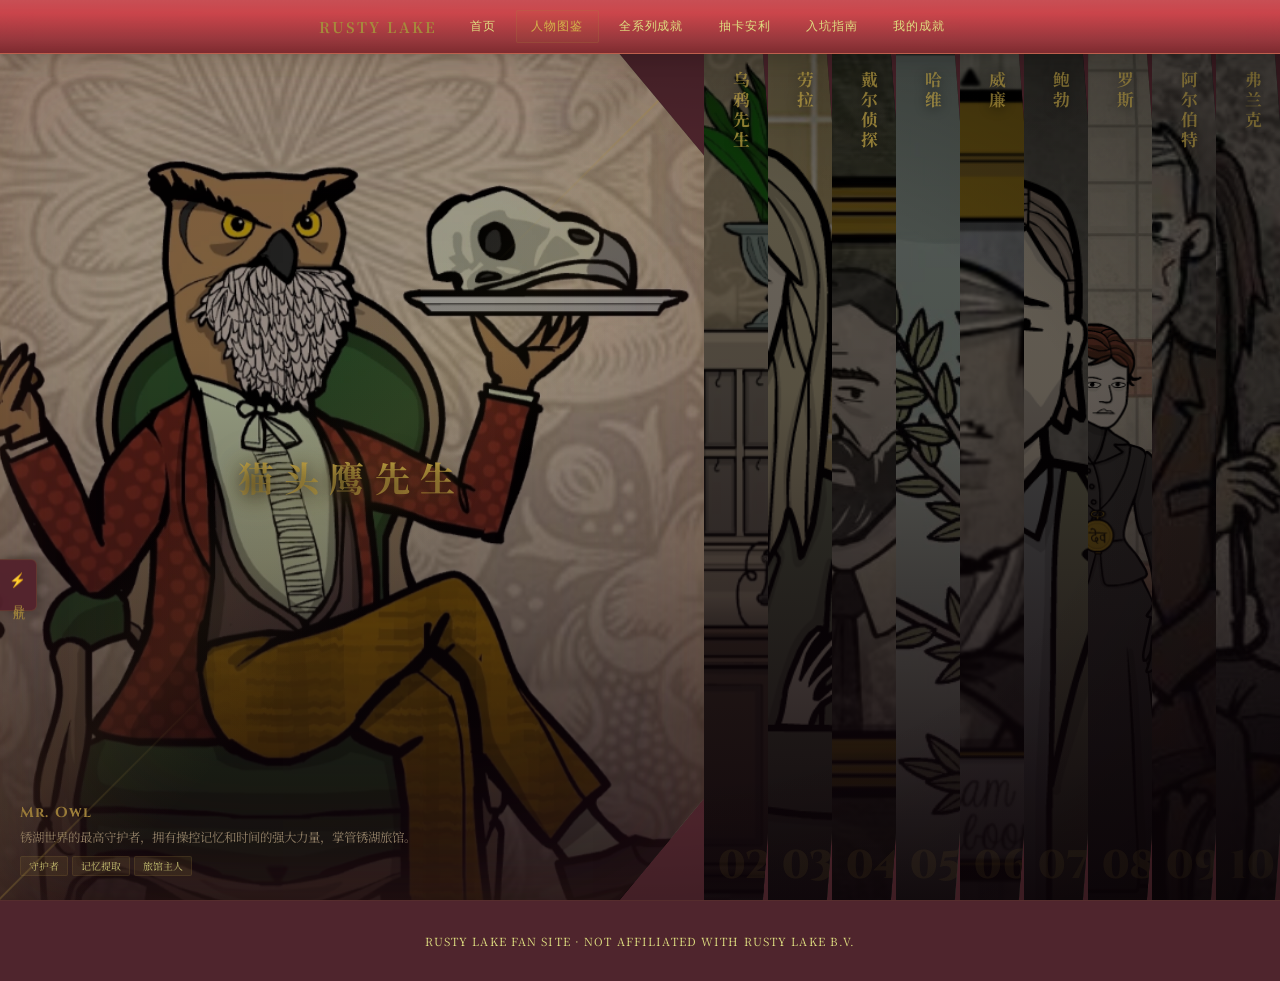
<file: characters.html>
<!DOCTYPE html>
<html lang="zh-CN">
<head>
<meta charset="UTF-8">
<meta name="viewport" content="width=device-width, initial-scale=1.0">
<title>锈湖系列 · 人物图鉴</title>
<link rel="stylesheet" href="css/style.css">
<link href="https://fonts.googleapis.com/css2?family=Cinzel:wght@400;700;900&family=Noto+Serif+SC:wght@400;600;700&display=swap" rel="stylesheet">
<link rel="stylesheet" href="css/characters_style.css">

</head>
<body>
<!-- 快捷导航 — 左侧收缩栏 -->
<div class="quicknav-sidebar" id="quicknavSidebar">
  <div class="quicknav-sidebar-tab">
    <span class="quicknav-tab-icon">⚡</span>
    <span class="quicknav-tab-text">导航</span>
  </div>
  <div class="quicknav-sidebar-panel">
    <div class="quicknav-panel-header">快捷导航</div>
    <a href="characters.html" class="quicknav-link">
      <span class="quicknav-icon">👤</span>
      <div class="quicknav-info">
        <span class="quicknav-title">人物图鉴</span>
        <span class="quicknav-desc">快来了解主要人物吧</span>
      </div>
    </a>
    <a href="series.html" class="quicknav-link">
      <span class="quicknav-icon">🎮</span>
      <div class="quicknav-info">
        <span class="quicknav-title">全系列成就</span>
        <span class="quicknav-desc">一览锈湖全系列作品与成就</span>
      </div>
    </a>
    <a href="gacha.html" class="quicknav-link">
      <span class="quicknav-icon">🎲</span>
      <div class="quicknav-info">
        <span class="quicknav-title">抽卡安利</span>
        <span class="quicknav-desc">试试手气，抽一张锈湖卡牌</span>
      </div>
    </a>
    <a href="guide.html" class="quicknav-link">
      <span class="quicknav-icon">📖</span>
      <div class="quicknav-info">
        <span class="quicknav-title">入坑指南</span>
        <span class="quicknav-desc">新手必看的游玩顺序推荐</span>
      </div>
    </a>
    <a href="myachieve.html" class="quicknav-link">
      <span class="quicknav-icon">🏆</span>
      <div class="quicknav-info">
        <span class="quicknav-title">我的成就</span>
        <span class="quicknav-desc">记录你的锈湖冒险旅程</span>
      </div>
    </a>
  </div>
</div>


<nav class="nav">
  <span class="nav-logo"> RUSTY LAKE</span>
  <a href="index.html">首页</a>
  <a href="characters.html" class="active">人物图鉴</a>
  <a href="series.html">全系列成就</a>
  <a href="gacha.html">抽卡安利</a>
  <a href="guide.html">入坑指南</a>
  <a href="myachieve.html">我的成就</a>
</nav>

<canvas id="particles"></canvas>

<!-- ===== 横向轮播：锈湖主要人物 ===== -->
<div class="section carousel-section">

  <div class="carousel-viewport">
    <div class="carousel-track" id="carouselTrack">

      <div class="carousel-card" data-game="owl" style="background:#1a0e14">
        <div class="carousel-card-bg" style="background-image:url(images/owl.png)"></div>
        <div class="diagonal-edge"></div>
        <div class="carousel-card-overlay"></div>
        <div class="carousel-card-title">猫头鹰先生</div>
        <div class="carousel-card-num">01</div>
        <div class="carousel-card-info">
          <h3>Mr. Owl</h3>
          <p>锈湖世界的最高守护者，拥有操控记忆和时间的强大力量，掌管锈湖旅馆。</p>
          <div class="card-tags"><span class="card-tag">守护者</span><span class="card-tag">记忆提取</span><span class="card-tag">旅馆主人</span></div>
        </div>
      </div>

      <div class="carousel-card" data-game="crow" style="background:#0e1218">
        <div class="carousel-card-bg" style="background-image:url(images/crow.png)"></div>
        <div class="diagonal-edge"></div>
        <div class="carousel-card-overlay"></div>
        <div class="carousel-card-title">乌鸦先生</div>
        <div class="carousel-card-num">02</div>
        <div class="carousel-card-info">
          <h3>Mr. Crow</h3>
          <p>前身为Aldous Vanderboom，通过炼金术获得永生化身为乌鸦，穿梭于各故事线之间。</p>
          <div class="card-tags"><span class="card-tag">炼金术</span><span class="card-tag">永生</span><span class="card-tag">穿梭者</span></div>
        </div>
      </div>

      <div class="carousel-card" data-game="laura" style="background:#14100a">
        <div class="carousel-card-bg" style="background-image:url(images/Laura.png)"></div>
        <div class="diagonal-edge"></div>
        <div class="carousel-card-overlay"></div>
        <div class="carousel-card-title">劳拉</div>
        <div class="carousel-card-num">03</div>
        <div class="carousel-card-info">
          <h3>Laura Vanderboom</h3>
          <p>锈湖宇宙中最关键的人物，Vanderboom家族后裔，多条故事线的交汇点。</p>
          <div class="card-tags"><span class="card-tag">关键人物</span><span class="card-tag">记忆之钥</span><span class="card-tag">家族后裔</span></div>
        </div>
      </div>

      <div class="carousel-card" data-game="dale" style="background:#0a0e14">
        <div class="carousel-card-bg" style="background-image:url(images/Dale.png)"></div>
        <div class="diagonal-edge"></div>
        <div class="carousel-card-overlay"></div>
        <div class="carousel-card-title">戴尔侦探</div>
        <div class="carousel-card-num">04</div>
        <div class="carousel-card-info">
          <h3>Dale Vandermeer</h3>
          <p>侦探，Vandermeer家族后裔，调查案件时被卷入锈湖世界，命运与Laura紧密相连。</p>
          <div class="card-tags"><span class="card-tag">侦探</span><span class="card-tag">调查者</span><span class="card-tag">Case 23</span></div>
        </div>
      </div>

      <div class="carousel-card" data-game="harvey" style="background:#1a1208">
        <div class="carousel-card-bg" style="background-image:url(images/harvey.png)"></div>
        <div class="diagonal-edge"></div>
        <div class="carousel-card-overlay"></div>
        <div class="carousel-card-title">哈维</div>
        <div class="carousel-card-num">05</div>
        <div class="carousel-card-info">
          <h3>Harvey</h3>
          <p>鹦鹉，Mr. Owl最忠实的伙伴，曾属于Laura，能感知普通人无法察觉的事物。</p>
          <div class="card-tags"><span class="card-tag">鹦鹉</span><span class="card-tag">信使</span><span class="card-tag">旅馆员工</span></div>
        </div>
      </div>

      <div class="carousel-card" data-game="william" style="background:#120e08">
        <div class="carousel-card-bg" style="background-image:url(images/William.png)"></div>
        <div class="diagonal-edge"></div>
        <div class="carousel-card-overlay"></div>
        <div class="carousel-card-title">威廉</div>
        <div class="carousel-card-num">06</div>
        <div class="carousel-card-info">
          <h3>William Vanderboom</h3>
          <p>Vanderboom家族始祖，19世纪炼金术士，对锈湖秘密有着浓厚兴趣。</p>
          <div class="card-tags"><span class="card-tag">家族始祖</span><span class="card-tag">炼金术士</span><span class="card-tag">Roots</span></div>
        </div>
      </div>

      <div class="carousel-card" data-game="bob" style="background:#080c10">
        <div class="carousel-card-bg" style="background-image:url(images/bob.png)"></div>
        <div class="diagonal-edge"></div>
        <div class="carousel-card-overlay"></div>
        <div class="carousel-card-title">鲍勃</div>
        <div class="carousel-card-num">07</div>
        <div class="carousel-card-info">
          <h3>Bob</h3>
          <p>锈湖旅馆客人，与劳拉是前任关系，其死亡案件是Dale侦探调查的起点。</p>
          <div class="card-tags"><span class="card-tag">旅馆客人</span><span class="card-tag">前任</span><span class="card-tag">Case 23</span></div>
        </div>
      </div>

      <div class="carousel-card" data-game="rose" style="background:#14120a">
        <div class="carousel-card-bg" style="background-image:url(images/rose.png)"></div>
        <div class="diagonal-edge"></div>
        <div class="carousel-card-overlay"></div>
        <div class="carousel-card-title">罗斯</div>
        <div class="carousel-card-num">08</div>
        <div class="carousel-card-info">
          <h3>Rose Vanderboom</h3>
          <p>Vanderboom家族后裔，在家族衰落时期承担延续血脉和探寻真相的重任。</p>
          <div class="card-tags"><span class="card-tag">家族后裔</span><span class="card-tag">命运承担者</span><span class="card-tag">Roots</span></div>
        </div>
      </div>

      <div class="carousel-card" data-game="albert" style="background:#0e0a12">
        <div class="carousel-card-bg" style="background-image:url(images/Albert.png)"></div>
        <div class="diagonal-edge"></div>
        <div class="carousel-card-overlay"></div>
        <div class="carousel-card-title">阿尔伯特</div>
        <div class="carousel-card-num">09</div>
        <div class="carousel-card-info">
          <h3>Albert Vanderboom</h3>
          <p>Vanderboom家族后裔，James与Mary之子，性格孤僻，人生轨迹与家族命运深度交织。</p>
          <div class="card-tags"><span class="card-tag">Vanderboom家族</span><span class="card-tag">家族后裔</span><span class="card-tag">Roots</span></div>
        </div>
      </div>

      <div class="carousel-card" data-game="frank" style="background:#0c0a10">
        <div class="carousel-card-bg" style="background-image:url(images/Frank.png)"></div>
        <div class="diagonal-edge"></div>
        <div class="carousel-card-overlay"></div>
        <div class="carousel-card-title">弗兰克</div>
        <div class="carousel-card-num">10</div>
        <div class="carousel-card-info">
          <h3>Frank Vanderboom</h3>
          <p>Vanderboom家族中命运最悲惨的成员，被囚禁在地下度过漫长岁月。</p>
          <div class="card-tags"><span class="card-tag">被囚禁者</span><span class="card-tag">家族悲剧</span><span class="card-tag">Roots</span></div>
        </div>
      </div>

    </div>

    <div class="carousel-arrow prev" id="carouselPrev" style="display:none"></div>
    <div class="carousel-arrow next" id="carouselNext" style="display:none"></div>
  </div>

  <div class="carousel-dots" id="carouselDots" style="display:none"></div>
</div>

<!-- 轮播详情弹窗 -->
<div class="carousel-detail" id="carouselDetail">
  <button class="carousel-detail-close" id="carouselDetailClose">&times;</button>
  <div class="carousel-detail-inner">
    <div class="carousel-detail-img" id="carouselDetailImg"></div>
    <div class="carousel-detail-body">
      <h2 id="carouselDetailName"></h2>
      <div class="detail-sub" id="carouselDetailSub"></div>
      <div id="carouselDetailDesc"></div>
    </div>
  </div>
</div>

<footer class="footer">
  RUSTY LAKE FAN SITE · NOT AFFILIATED WITH RUSTY LAKE B.V.
</footer>


<script src="js/characters.js"></script>

</body>
</html>
</file>
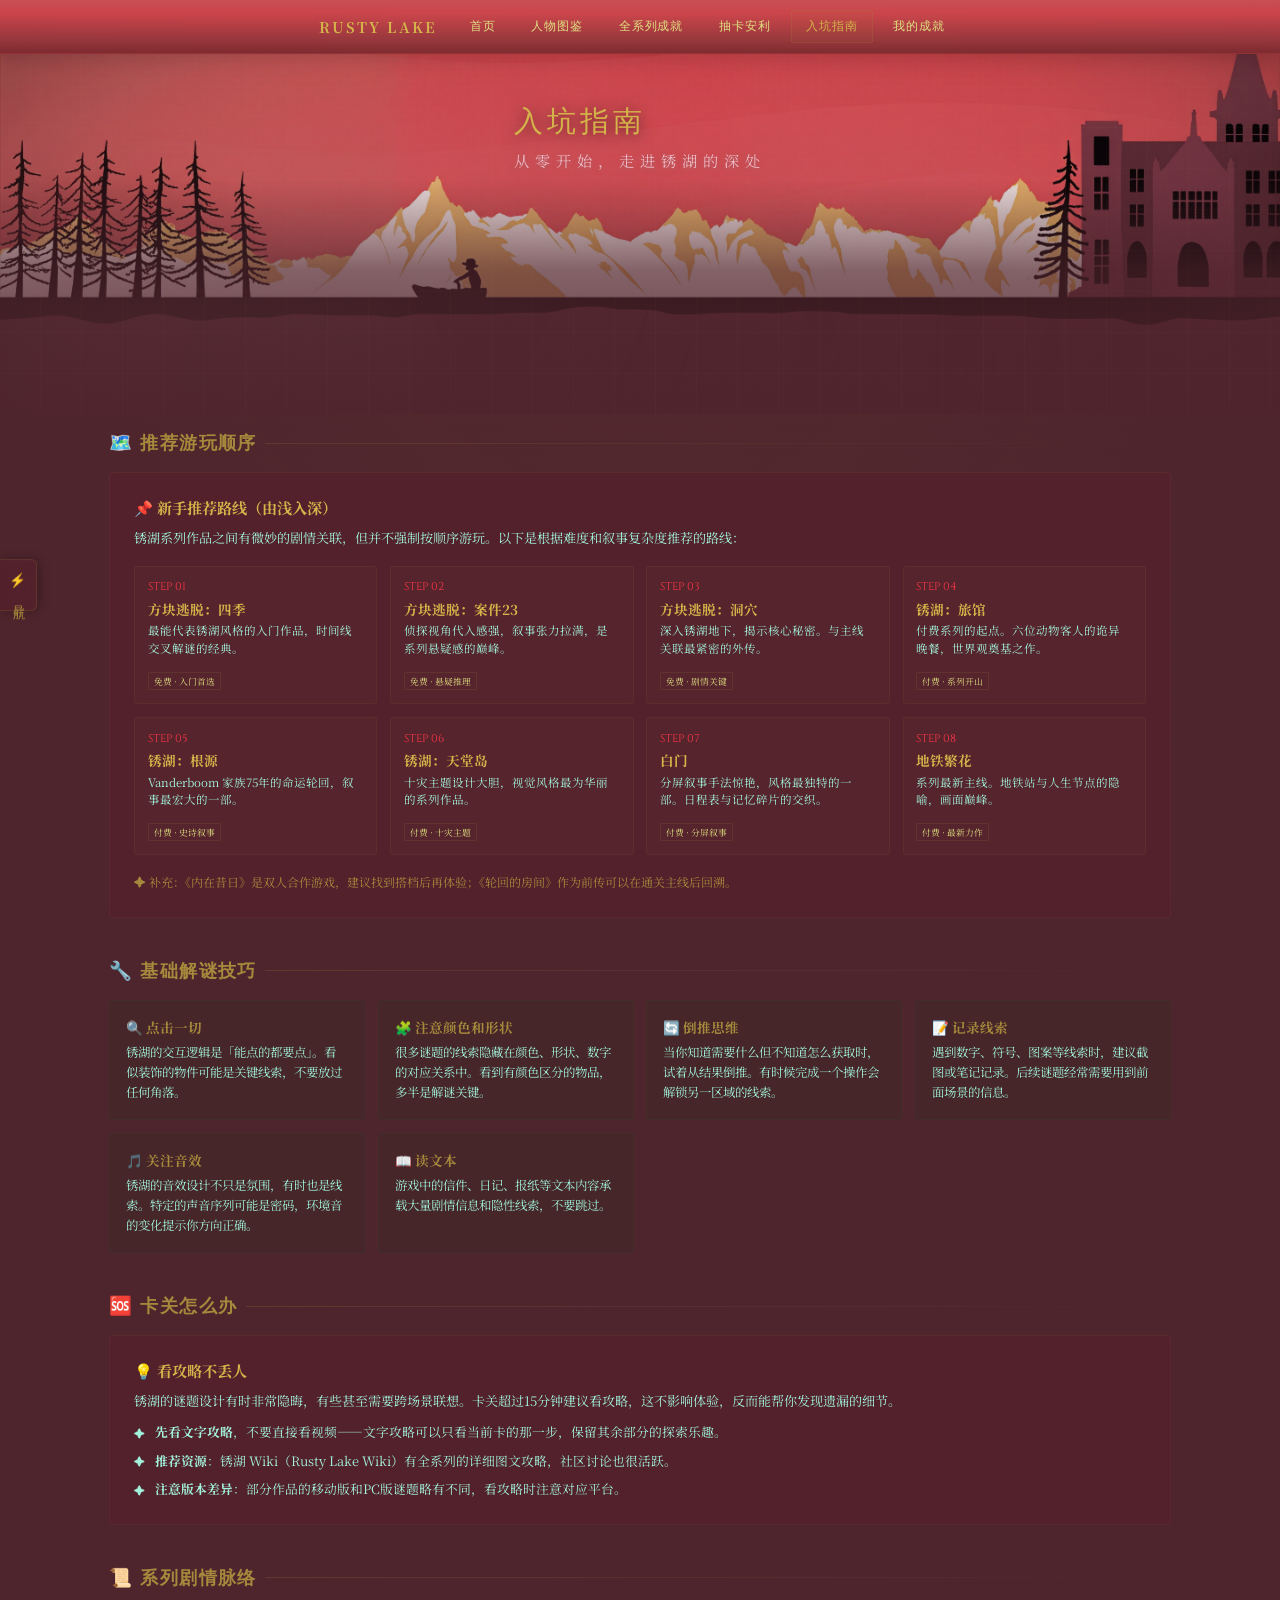
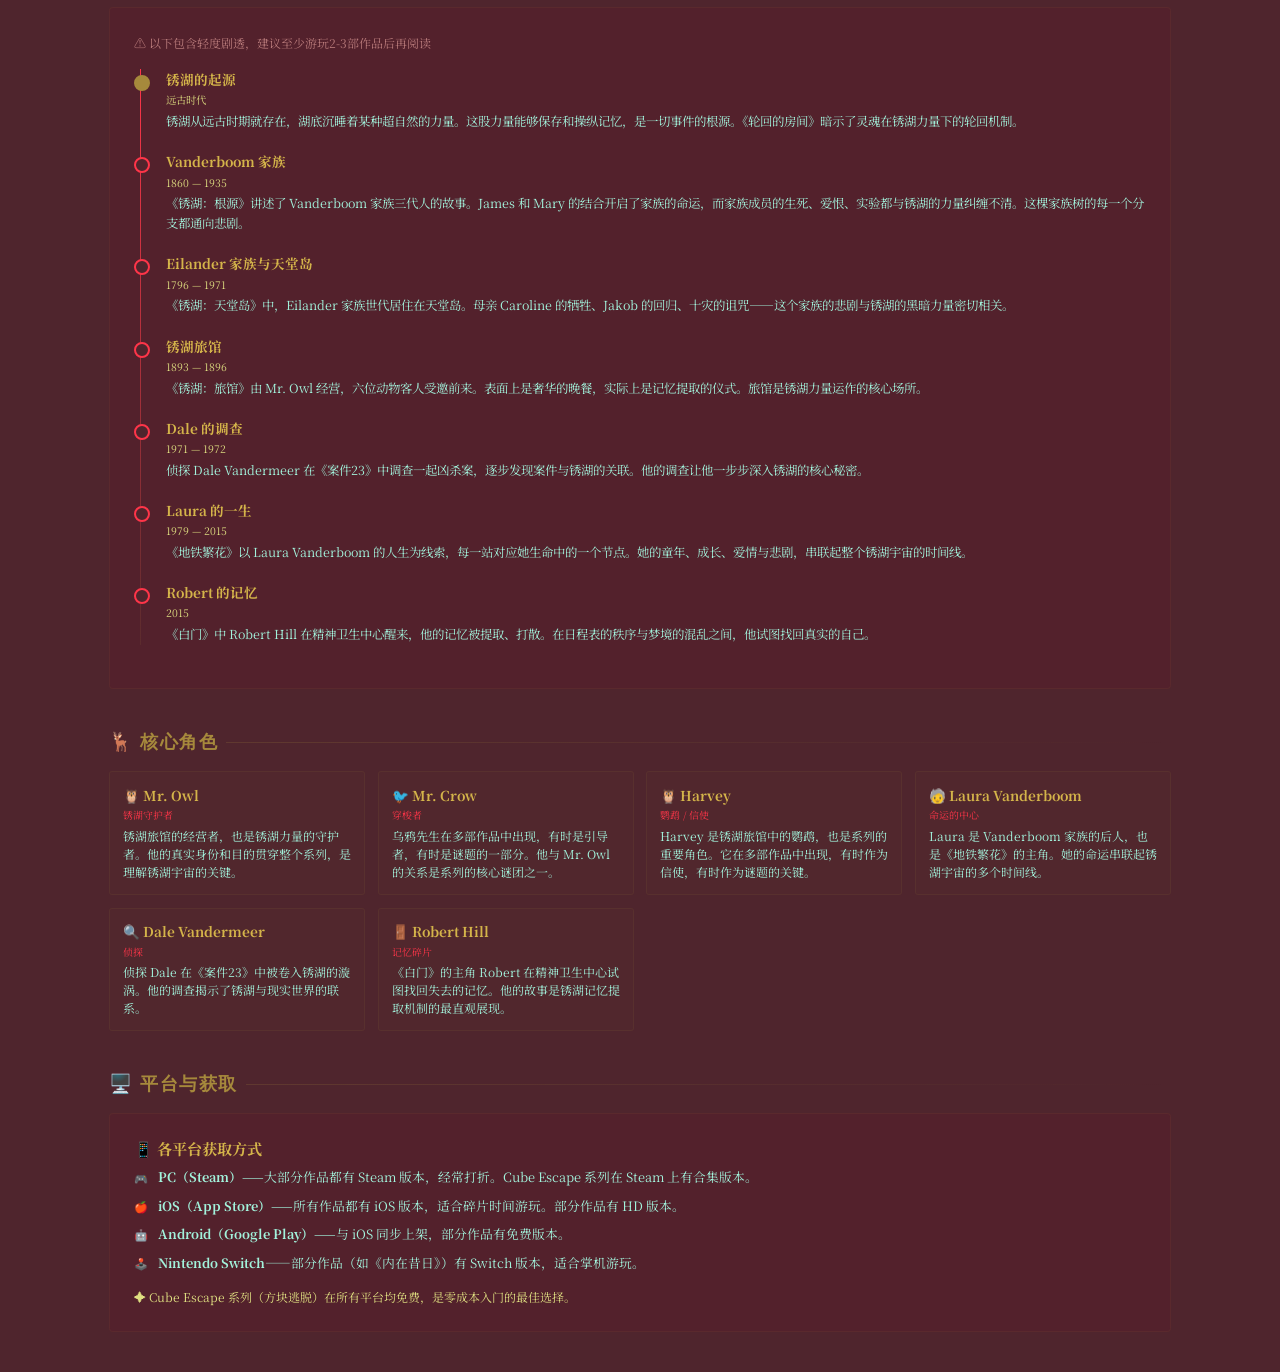
<file: guide.html>
<!DOCTYPE html>
<html lang="zh-CN">
<head>
<meta charset="UTF-8">
<meta name="viewport" content="width=device-width, initial-scale=1.0">
<title>锈湖系列 · 入坑指南</title>
<link rel="stylesheet" href="css/style.css">
<link rel="stylesheet" href="css/guide_style.css">

</head>
<body>
<!-- 快捷导航 — 左侧收缩栏 -->
<div class="quicknav-sidebar" id="quicknavSidebar">
  <div class="quicknav-sidebar-tab">
    <span class="quicknav-tab-icon">⚡</span>
    <span class="quicknav-tab-text">导航</span>
  </div>
  <div class="quicknav-sidebar-panel">
    <div class="quicknav-panel-header">快捷导航</div>
    <a href="characters.html" class="quicknav-link">
      <span class="quicknav-icon">👤</span>
      <div class="quicknav-info">
        <span class="quicknav-title">人物图鉴</span>
        <span class="quicknav-desc">快来了解主要人物吧</span>
      </div>
    </a>
    <a href="series.html" class="quicknav-link">
      <span class="quicknav-icon">🎮</span>
      <div class="quicknav-info">
        <span class="quicknav-title">全系列成就</span>
        <span class="quicknav-desc">一览锈湖全系列作品与成就</span>
      </div>
    </a>
    <a href="gacha.html" class="quicknav-link">
      <span class="quicknav-icon">🎲</span>
      <div class="quicknav-info">
        <span class="quicknav-title">抽卡安利</span>
        <span class="quicknav-desc">试试手气，抽一张锈湖卡牌</span>
      </div>
    </a>
    <a href="guide.html" class="quicknav-link">
      <span class="quicknav-icon">📖</span>
      <div class="quicknav-info">
        <span class="quicknav-title">入坑指南</span>
        <span class="quicknav-desc">新手必看的游玩顺序推荐</span>
      </div>
    </a>
    <a href="myachieve.html" class="quicknav-link">
      <span class="quicknav-icon">🏆</span>
      <div class="quicknav-info">
        <span class="quicknav-title">我的成就</span>
        <span class="quicknav-desc">记录你的锈湖冒险旅程</span>
      </div>
    </a>
  </div>
</div>


<nav class="nav">
  <span class="nav-logo"> RUSTY LAKE</span>
  <a href="index.html">首页</a>
  <a href="characters.html">人物图鉴</a>
  <a href="series.html">全系列成就</a>
  <a href="gacha.html">抽卡安利</a>
  <a href="guide.html" class="active">入坑指南</a>
  <a href="myachieve.html">我的成就</a>
</nav>

<canvas id="particles"></canvas>

<div class="section">

<section class="page-hero">
  <div class="hero-bg"></div>
  <div class="hero-grid"></div>
  <div class="page-hero-inner">
    <div>
      <p class="page-hero-title">入坑指南</p>
      <p class="page-hero-slogan">从零开始，走进锈湖的深处</p>
    </div>
  </div>
</section>

  <div class="container">

    <!-- 推荐游玩顺序 -->
    <div class="guide-section">
      <h2>🗺️ 推荐游玩顺序</h2>
      <div class="guide-card">
        <h3>📌 新手推荐路线（由浅入深）</h3>
        <p>锈湖系列作品之间有微妙的剧情关联，但并不强制按顺序游玩。以下是根据难度和叙事复杂度推荐的路线：</p>
        <div class="route-grid">
          <div class="route-step">
            <div class="rs-num">STEP 01</div>
            <h4>方块逃脱：四季</h4>
            <p>最能代表锈湖风格的入门作品，时间线交叉解谜的经典。</p>
            <span class="rs-tag">免费 · 入门首选</span>
          </div>
          <div class="route-step">
            <div class="rs-num">STEP 02</div>
            <h4>方块逃脱：案件23</h4>
            <p>侦探视角代入感强，叙事张力拉满，是系列悬疑感的巅峰。</p>
            <span class="rs-tag">免费 · 悬疑推理</span>
          </div>
          <div class="route-step">
            <div class="rs-num">STEP 03</div>
            <h4>方块逃脱：洞穴</h4>
            <p>深入锈湖地下，揭示核心秘密。与主线关联最紧密的外传。</p>
            <span class="rs-tag">免费 · 剧情关键</span>
          </div>
          <div class="route-step">
            <div class="rs-num">STEP 04</div>
            <h4>锈湖：旅馆</h4>
            <p>付费系列的起点。六位动物客人的诡异晚餐，世界观奠基之作。</p>
            <span class="rs-tag">付费 · 系列开山</span>
          </div>
          <div class="route-step">
            <div class="rs-num">STEP 05</div>
            <h4>锈湖：根源</h4>
            <p>Vanderboom 家族75年的命运轮回，叙事最宏大的一部。</p>
            <span class="rs-tag">付费 · 史诗叙事</span>
          </div>
          <div class="route-step">
            <div class="rs-num">STEP 06</div>
            <h4>锈湖：天堂岛</h4>
            <p>十灾主题设计大胆，视觉风格最为华丽的系列作品。</p>
            <span class="rs-tag">付费 · 十灾主题</span>
          </div>
          <div class="route-step">
            <div class="rs-num">STEP 07</div>
            <h4>白门</h4>
            <p>分屏叙事手法惊艳，风格最独特的一部。日程表与记忆碎片的交织。</p>
            <span class="rs-tag">付费 · 分屏叙事</span>
          </div>
          <div class="route-step">
            <div class="rs-num">STEP 08</div>
            <h4>地铁繁花</h4>
            <p>系列最新主线。地铁站与人生节点的隐喻，画面巅峰。</p>
            <span class="rs-tag">付费 · 最新力作</span>
          </div>
        </div>
        <p class="highlight" style="font-size:.75rem;margin-top:.8rem">✦ 补充：《内在昔日》是双人合作游戏，建议找到搭档后再体验；《轮回的房间》作为前传可以在通关主线后回溯。</p>
      </div>
    </div>

    <!-- 基础解谜技巧 -->
    <div class="guide-section">
      <h2>🔧 基础解谜技巧</h2>
      <div class="tips-grid">
        <div class="tip-card">
          <h4>🔍 点击一切</h4>
          <p>锈湖的交互逻辑是「能点的都要点」。看似装饰的物件可能是关键线索，不要放过任何角落。</p>
        </div>
        <div class="tip-card">
          <h4>🧩 注意颜色和形状</h4>
          <p>很多谜题的线索隐藏在颜色、形状、数字的对应关系中。看到有颜色区分的物品，多半是解谜关键。</p>
        </div>
        <div class="tip-card">
          <h4>🔄 倒推思维</h4>
          <p>当你知道需要什么但不知道怎么获取时，试着从结果倒推。有时候完成一个操作会解锁另一区域的线索。</p>
        </div>
        <div class="tip-card">
          <h4>📝 记录线索</h4>
          <p>遇到数字、符号、图案等线索时，建议截图或笔记记录。后续谜题经常需要用到前面场景的信息。</p>
        </div>
        <div class="tip-card">
          <h4>🎵 关注音效</h4>
          <p>锈湖的音效设计不只是氛围，有时也是线索。特定的声音序列可能是密码，环境音的变化提示你方向正确。</p>
        </div>
        <div class="tip-card">
          <h4>📖 读文本</h4>
          <p>游戏中的信件、日记、报纸等文本内容承载大量剧情信息和隐性线索，不要跳过。</p>
        </div>
      </div>
    </div>

    <!-- 卡关怎么办 -->
    <div class="guide-section">
      <h2>🆘 卡关怎么办</h2>
      <div class="guide-card">
        <h3>💡 看攻略不丢人</h3>
        <p>锈湖的谜题设计有时非常隐晦，有些甚至需要跨场景联想。卡关超过15分钟建议看攻略，这不影响体验，反而能帮你发现遗漏的细节。</p>
        <ul>
          <li><span class="li-icon">✦</span><span><strong>先看文字攻略</strong>，不要直接看视频——文字攻略可以只看当前卡的那一步，保留其余部分的探索乐趣。</span></li>
          <li><span class="li-icon">✦</span><span><strong>推荐资源</strong>：锈湖 Wiki（Rusty Lake Wiki）有全系列的详细图文攻略，社区讨论也很活跃。</span></li>
          <li><span class="li-icon">✦</span><span><strong>注意版本差异</strong>：部分作品的移动版和PC版谜题略有不同，看攻略时注意对应平台。</span></li>
        </ul>
      </div>
    </div>

    <!-- 剧情脉络梳理 -->
    <div class="guide-section">
      <h2>📜 系列剧情脉络</h2>
      <div class="guide-card">
        <p class="warn" style="font-size:.75rem;margin-bottom:1rem">⚠️ 以下包含轻度剧透，建议至少游玩2-3部作品后再阅读</p>

        <div class="timeline">
          <div class="tl-item active">
            <h4>锈湖的起源</h4>
            <div class="tl-date">远古时代</div>
            <p>锈湖从远古时期就存在，湖底沉睡着某种超自然的力量。这股力量能够保存和操纵记忆，是一切事件的根源。《轮回的房间》暗示了灵魂在锈湖力量下的轮回机制。</p>
          </div>
          <div class="tl-item">
            <h4>Vanderboom 家族</h4>
            <div class="tl-date">1860 — 1935</div>
            <p>《锈湖：根源》讲述了 Vanderboom 家族三代人的故事。James 和 Mary 的结合开启了家族的命运，而家族成员的生死、爱恨、实验都与锈湖的力量纠缠不清。这棵家族树的每一个分支都通向悲剧。</p>
          </div>
          <div class="tl-item">
            <h4>Eilander 家族与天堂岛</h4>
            <div class="tl-date">1796 — 1971</div>
            <p>《锈湖：天堂岛》中，Eilander 家族世代居住在天堂岛。母亲 Caroline 的牺牲、Jakob 的回归、十灾的诅咒——这个家族的悲剧与锈湖的黑暗力量密切相关。</p>
          </div>
          <div class="tl-item">
            <h4>锈湖旅馆</h4>
            <div class="tl-date">1893 — 1896</div>
            <p>《锈湖：旅馆》由 Mr. Owl 经营，六位动物客人受邀前来。表面上是奢华的晚餐，实际上是记忆提取的仪式。旅馆是锈湖力量运作的核心场所。</p>
          </div>
          <div class="tl-item">
            <h4>Dale 的调查</h4>
            <div class="tl-date">1971 — 1972</div>
            <p>侦探 Dale Vandermeer 在《案件23》中调查一起凶杀案，逐步发现案件与锈湖的关联。他的调查让他一步步深入锈湖的核心秘密。</p>
          </div>
          <div class="tl-item">
            <h4>Laura 的一生</h4>
            <div class="tl-date">1979 — 2015</div>
            <p>《地铁繁花》以 Laura Vanderboom 的人生为线索，每一站对应她生命中的一个节点。她的童年、成长、爱情与悲剧，串联起整个锈湖宇宙的时间线。</p>
          </div>
          <div class="tl-item">
            <h4>Robert 的记忆</h4>
            <div class="tl-date">2015</div>
            <p>《白门》中 Robert Hill 在精神卫生中心醒来，他的记忆被提取、打散。在日程表的秩序与梦境的混乱之间，他试图找回真实的自己。</p>
          </div>
        </div>
      </div>
    </div>

    <!-- 核心角色 -->
    <div class="guide-section">
      <h2>🦌 核心角色</h2>
      <div class="char-grid">
        <div class="char-card">
          <h4>🦉 Mr. Owl</h4>
          <div class="cc-role">锈湖守护者</div>
          <p>锈湖旅馆的经营者，也是锈湖力量的守护者。他的真实身份和目的贯穿整个系列，是理解锈湖宇宙的关键。</p>
        </div>
        <div class="char-card">
          <h4>🐦 Mr. Crow</h4>
          <div class="cc-role">穿梭者</div>
          <p>乌鸦先生在多部作品中出现，有时是引导者，有时是谜题的一部分。他与 Mr. Owl 的关系是系列的核心谜团之一。</p>
        </div>
        <div class="char-card">
          <h4>🦉 Harvey</h4>
          <div class="cc-role">鹦鹉 / 信使</div>
          <p>Harvey 是锈湖旅馆中的鹦鹉，也是系列的重要角色。它在多部作品中出现，有时作为信使，有时作为谜题的关键。</p>
        </div>
        <div class="char-card">
          <h4>🧓 Laura Vanderboom</h4>
          <div class="cc-role">命运的中心</div>
          <p>Laura 是 Vanderboom 家族的后人，也是《地铁繁花》的主角。她的命运串联起锈湖宇宙的多个时间线。</p>
        </div>
        <div class="char-card">
          <h4>🔍 Dale Vandermeer</h4>
          <div class="cc-role">侦探</div>
          <p>侦探 Dale 在《案件23》中被卷入锈湖的漩涡。他的调查揭示了锈湖与现实世界的联系。</p>
        </div>
        <div class="char-card">
          <h4>🚪 Robert Hill</h4>
          <div class="cc-role">记忆碎片</div>
          <p>《白门》的主角 Robert 在精神卫生中心试图找回失去的记忆。他的故事是锈湖记忆提取机制的最直观展现。</p>
        </div>
      </div>
    </div>

    <!-- 平台信息 -->
    <div class="guide-section">
      <h2>🖥️ 平台与获取</h2>
      <div class="guide-card">
        <h3>📱 各平台获取方式</h3>
        <ul>
          <li><span class="li-icon">🎮</span><span><strong>PC（Steam）</strong>——大部分作品都有 Steam 版本，经常打折。Cube Escape 系列在 Steam 上有合集版本。</span></li>
          <li><span class="li-icon">🍎</span><span><strong>iOS（App Store）</strong>——所有作品都有 iOS 版本，适合碎片时间游玩。部分作品有 HD 版本。</span></li>
          <li><span class="li-icon">🤖</span><span><strong>Android（Google Play）</strong>——与 iOS 同步上架，部分作品有免费版本。</span></li>
          <li><span class="li-icon">🕹️</span><span><strong>Nintendo Switch</strong>——部分作品（如《内在昔日》）有 Switch 版本，适合掌机游玩。</span></li>
        </ul>
        <p style="margin-top:.8rem;font-size:.75rem;color:var(--text-dim)">✦ Cube Escape 系列（方块逃脱）在所有平台均免费，是零成本入门的最佳选择。</p>
      </div>
    </div>

  </div>
</div>

<script src="data.js"></script>

<script src="js/guide.js"></script>

</body>
</html>
</file>
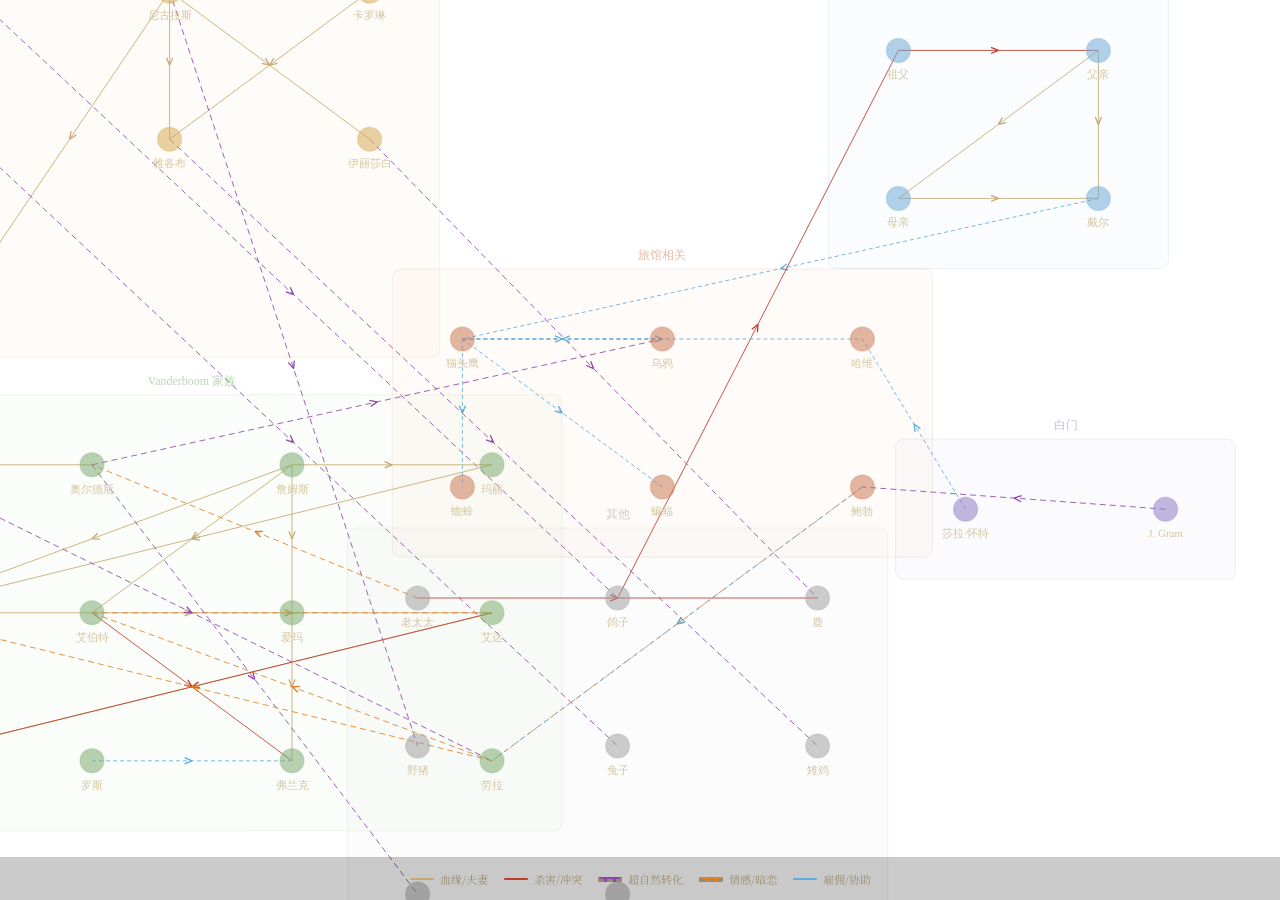
<file: relation.html>
<!DOCTYPE html>
<html lang="zh-CN">
<head>
<meta charset="UTF-8">
<meta name="viewport" content="width=device-width, initial-scale=1.0">
<title>锈湖系列 · 人物关系</title>
<link href="https://fonts.googleapis.com/css2?family=Cinzel:wght@400;700;900&family=Noto+Serif+SC:wght@400;600;700&display=swap" rel="stylesheet">
<style>
:root{
  --bg-dark:#4f252d;
  --bg-panel:#53212c;
  --gold:#a6893c;
  --gold-bright:#d4b44a;
  --gold-dim:#6b5a28;
  --text-primary:#d4c5a0;
  --text-secondary:#9a8b6e;
  --text-dim:#5e5238;
  --nav-h:54px;
}
*{margin:0;padding:0;box-sizing:border-box}
html{font-size:16px;scroll-behavior:smooth}
body{
  background:transparent;color:var(--text-primary);
  font-family:'Noto Serif SC','Georgia',serif;
  min-height:100vh;overflow-x:hidden;
  padding-top:0;
}
body::before{display:none}

/* 关系图 — 铺满整行 */
.relation-canvas{
  display:block;
  width:100%;
  height:100vh;
  cursor:grab;
}
.relation-canvas:active{cursor:grabbing}

/* 图例 */
.relation-legend{
  display:flex;flex-wrap:wrap;gap:1rem;justify-content:center;
  padding:.8rem 1.5rem;
  border-top:1px solid rgba(166,137,60,.1);
  background:rgba(0,0,0,.2);
  position:fixed;bottom:0;left:0;right:0;z-index:10;
}
.legend-item{
  display:flex;align-items:center;gap:6px;
  font-size:.7rem;color:var(--text-secondary);
}
.legend-line{width:24px;height:2px;border-radius:1px}
.legend-line.blood{background:#c8a86e}
.legend-line.kill{background:#c0392b}
.legend-line.transform{background:#8e44ad;border-style:dashed;height:0;border-top:2px dashed #8e44ad}
.legend-line.love{background:#e67e22;border-style:dashed;height:0;border-top:2px dashed #e67e22}
.legend-line.employ{background:#5dade2}

/* 提示框 */
.relation-tooltip{
  position:fixed;
  padding:8px 12px;
  background:rgba(83,33,44,.95);
  border:1px solid rgba(166,137,60,.3);
  border-radius:4px;
  font-size:.72rem;
  color:var(--text-primary);
  pointer-events:none;
  opacity:0;
  transition:opacity .2s;
  z-index:20;
  max-width:220px;
  line-height:1.5;
  box-shadow:0 4px 16px rgba(0,0,0,.4);
}
.relation-tooltip.show{opacity:1}
.relation-tooltip .tt-name{
  font-family:'Cinzel','Noto Serif SC',serif;
  color:var(--gold-bright);font-size:.78rem;
  margin-bottom:2px;
}
.relation-tooltip .tt-family{
  font-size:.62rem;color:var(--gold-dim);
  margin-bottom:4px;
}

@media(max-width:768px){
  :root{--nav-h:48px}
  .legend-item{font-size:.62rem}
}
</style>
</head>
<body>

<canvas class="relation-canvas" id="relationCanvas"></canvas>

<div class="relation-tooltip" id="relationTooltip">
  <div class="tt-name" id="ttName"></div>
  <div class="tt-family" id="ttFamily"></div>
  <div id="ttDesc"></div>
</div>

<div class="relation-legend">
  <div class="legend-item"><span class="legend-line blood"></span>血缘/夫妻</div>
  <div class="legend-item"><span class="legend-line kill"></span>杀害/冲突</div>
  <div class="legend-item"><span class="legend-line transform"></span>超自然转化</div>
  <div class="legend-item"><span class="legend-line love"></span>情感/暗恋</div>
  <div class="legend-item"><span class="legend-line employ"></span>雇佣/协助</div>
</div>

<script>
(function(){
  const canvas = document.getElementById('relationCanvas');
  const ctx = canvas.getContext('2d');
  const tooltip = document.getElementById('relationTooltip');
  const ttName = document.getElementById('ttName');
  const ttFamily = document.getElementById('ttFamily');
  const ttDesc = document.getElementById('ttDesc');

  // roundRect polyfill
  if(!CanvasRenderingContext2D.prototype.roundRect){
    CanvasRenderingContext2D.prototype.roundRect = function(x, y, w, h, r){
      if(typeof r === 'number') r = [r,r,r,r];
      this.moveTo(x+r[0], y);
      this.lineTo(x+w-r[1], y);
      this.arcTo(x+w, y, x+w, y+r[1], r[1]);
      this.lineTo(x+w, y+h-r[2]);
      this.arcTo(x+w, y+h, x+w-r[2], y+h, r[2]);
      this.lineTo(x+r[3], y+h);
      this.arcTo(x, y+h, x, y+h-r[3], r[3]);
      this.lineTo(x, y+r[0]);
      this.arcTo(x, y, x+r[0], y, r[0]);
      this.closePath();
    };
  }

  const DPR = window.devicePixelRatio || 1;
  let W, H;

  function resize(){
    W = window.innerWidth;
    H = Math.max(600, window.innerHeight);
    canvas.width = W * DPR;
    canvas.height = H * DPR;
    canvas.style.height = H + 'px';
    ctx.setTransform(DPR, 0, 0, DPR, 0, 0);
    layoutNodes();
    draw();
  }

  // ===== 数据 =====
  const families = {
    eilander:  { name:'Eilander 家族',  color:'#d4a855', x:0.08, y:0.08 },
    vanderboom:{ name:'Vanderboom 家族',color:'#7cab6e', x:0.10, y:0.72 },
    vandermeer:{ name:'Vandermeer 家族',color:'#6ca8d4', x:0.82, y:0.06 },
    hotel:     { name:'旅馆相关',       color:'#c87855', x:0.52, y:0.45 },
    whitedoor: { name:'白门',           color:'#8e7cc3', x:0.88, y:0.58 },
    other:     { name:'其他',           color:'#a0a0a0', x:0.48, y:0.90 }
  };

  const nodes = [
    {id:'margaret',  name:'玛格丽特',   en:'Margaret',   fam:'eilander',  desc:'尼古拉斯与杰拉德之母'},
    {id:'nicholas',  name:'尼古拉斯',   en:'Nicholas',   fam:'eilander',  desc:'雅各布之父，转化为野猪'},
    {id:'caroline',  name:'卡罗琳',     en:'Caroline',   fam:'eilander',  desc:'尼古拉斯之妻'},
    {id:'gerard',    name:'杰拉德',     en:'Gerard',     fam:'eilander',  desc:'转化为兔子'},
    {id:'jacob',     name:'雅各布',     en:'Jacob',      fam:'eilander',  desc:'长子，转化为雉鸡'},
    {id:'elizabeth', name:'伊丽莎白',   en:'Elizabeth',  fam:'eilander',  desc:'长女，转化为鹿'},
    {id:'david',     name:'大卫',       en:'David',      fam:'eilander',  desc:'幼子'},
    {id:'william',   name:'威廉',       en:'William',    fam:'vanderboom',desc:'家族始祖，炼金术士'},
    {id:'aldous',    name:'奥尔德斯',   en:'Aldous',     fam:'vanderboom',desc:'威廉之弟，化身为乌鸦'},
    {id:'james',     name:'詹姆斯',     en:'James',      fam:'vanderboom',desc:'威廉与奥尔德斯之侄'},
    {id:'mary',      name:'玛丽',       en:'Mary',       fam:'vanderboom',desc:'詹姆斯之妻'},
    {id:'samuel',    name:'塞缪尔',     en:'Samuel',     fam:'vanderboom',desc:'詹姆斯长子'},
    {id:'albert',    name:'艾伯特',     en:'Albert',     fam:'vanderboom',desc:'詹姆斯幼子，暗恋艾达'},
    {id:'emma',      name:'爱玛',       en:'Emma',       fam:'vanderboom',desc:'詹姆斯长女，花粉受孕生弗兰克'},
    {id:'ida',       name:'艾达',       en:'Ida',        fam:'vanderboom',desc:'塞缪尔之妻'},
    {id:'leonard',   name:'莱昂纳德',   en:'Leonard',    fam:'vanderboom',desc:'塞缪尔与艾达之子'},
    {id:'rose',      name:'罗斯',       en:'Rose',       fam:'vanderboom',desc:'家族后裔'},
    {id:'frank',     name:'弗兰克',     en:'Frank',      fam:'vanderboom',desc:'被囚禁者'},
    {id:'laura',     name:'劳拉',       en:'Laura',      fam:'vanderboom',desc:'关键人物，威廉合成'},
    {id:'grandpa',   name:'祖父',       en:'Grandfather',fam:'vandermeer',desc:'杀害父亲'},
    {id:'father',    name:'父亲',       en:'Father',     fam:'vandermeer',desc:'被祖父杀害'},
    {id:'mother',    name:'母亲',       en:'Mother',     fam:'vandermeer',desc:'戴尔之母'},
    {id:'dale',      name:'戴尔',       en:'Dale',       fam:'vandermeer',desc:'侦探，被猫头鹰培养'},
    {id:'owl',       name:'猫头鹰',     en:'Mr. Owl',    fam:'hotel',     desc:'锈湖守护者'},
    {id:'crow',      name:'乌鸦',       en:'Mr. Crow',   fam:'hotel',     desc:'奥尔德斯化身'},
    {id:'harvey',    name:'哈维',       en:'Harvey',     fam:'hotel',     desc:'鹦鹉，旅馆员工'},
    {id:'toad',      name:'蟾蜍',       en:'Toad',       fam:'hotel',     desc:'旅馆员工'},
    {id:'bat',       name:'蝙蝠',       en:'Bat',        fam:'hotel',     desc:'旅馆员工'},
    {id:'bob',       name:'鲍勃',       en:'Bob',        fam:'hotel',     desc:'旅馆客人，与劳拉是前任'},
    {id:'sarah',     name:'莎拉·怀特',  en:'Sarah White', fam:'whitedoor',desc:'白门员工，给鲍勃清除记忆'},
    {id:'jgrant',    name:'J. Grant',   en:'J. Grant',   fam:'whitedoor',desc:'白门员工'},
    {id:'oldwoman',  name:'老太太',     en:'Old Woman',  fam:'other',     desc:'与奥尔德斯疑似情侣'},
    {id:'pigeon',    name:'鸽子',       en:'Pigeon',     fam:'other',     desc:'玛格丽特转化'},
    {id:'deer',      name:'鹿',         en:'Deer',       fam:'other',     desc:'伊丽莎白转化'},
    {id:'pig',       name:'野猪',       en:'Pig',        fam:'other',     desc:'尼古拉斯转化'},
    {id:'rabbit',    name:'兔子',       en:'Rabbit',     fam:'other',     desc:'杰拉德转化'},
    {id:'pheasant',  name:'雉鸡',       en:'Pheasant',   fam:'other',     desc:'雅各布转化'},
    {id:'dog',       name:'狗',         en:'Dog',        fam:'other',     desc:'詹姆斯的狗，被试药'},
    {id:'cat',       name:'猫',         en:'Cat',        fam:'other',     desc:'戴尔家族的猫'}
  ];

  const edges = [
    {from:'margaret',to:'nicholas', type:'blood', label:'母子'},
    {from:'margaret',to:'gerard',   type:'blood', label:'母子'},
    {from:'nicholas',to:'caroline', type:'blood', label:'夫妻'},
    {from:'nicholas',to:'jacob',    type:'blood', label:'父子'},
    {from:'nicholas',to:'elizabeth',type:'blood', label:'父女'},
    {from:'nicholas',to:'david',    type:'blood', label:'父子'},
    {from:'caroline',to:'jacob',    type:'blood', label:'母子'},
    {from:'margaret',to:'pigeon',   type:'transform',label:'献祭转化'},
    {from:'nicholas',to:'pig',      type:'transform',label:'献祭转化'},
    {from:'gerard',  to:'rabbit',   type:'transform',label:'献祭转化'},
    {from:'jacob',   to:'pheasant', type:'transform',label:'献祭转化'},
    {from:'elizabeth',to:'deer',   type:'transform',label:'献祭转化'},
    {from:'william', to:'aldous',   type:'blood', label:'兄弟'},
    {from:'james',   to:'mary',     type:'blood', label:'夫妻'},
    {from:'james',   to:'samuel',   type:'blood', label:'父子'},
    {from:'james',   to:'albert',   type:'blood', label:'父子'},
    {from:'james',   to:'emma',     type:'blood', label:'父女'},
    {from:'mary',    to:'samuel',   type:'blood', label:'母子'},
    {from:'samuel',  to:'ida',      type:'blood', label:'夫妻'},
    {from:'samuel',  to:'leonard',  type:'blood', label:'父子'},
    {from:'ida',     to:'leonard',  type:'blood', label:'母子'},
    {from:'emma',    to:'frank',    type:'blood', label:'花粉受孕'},
    {from:'albert',  to:'ida',      type:'love',     label:'暗恋'},
    {from:'albert',  to:'frank',    type:'kill',     label:'杀害'},
    {from:'rose',    to:'frank',    type:'employ',   label:'解救'},
    {from:'ida',     to:'leonard',  type:'kill',     label:'杀害'},
    {from:'william', to:'laura',    type:'transform',label:'合成'},
    {from:'aldous',  to:'crow',     type:'transform',label:'喂药转化'},
    {from:'aldous',  to:'dog',      type:'transform',label:'试药'},
    {from:'laura',   to:'samuel',   type:'love',     label:'前任'},
    {from:'laura',   to:'albert',   type:'love',     label:'前任'},
    {from:'grandpa', to:'father',   type:'kill',     label:'杀害'},
    {from:'father',  to:'mother',   type:'blood', label:'夫妻'},
    {from:'father',  to:'dale',     type:'blood', label:'父子'},
    {from:'mother',  to:'dale',     type:'blood', label:'母子'},
    {from:'dale',    to:'owl',      type:'employ',   label:'培养'},
    {from:'pigeon',  to:'grandpa',  type:'kill',     label:'反杀'},
    {from:'owl',     to:'crow',     type:'employ',   label:'协作'},
    {from:'owl',     to:'toad',     type:'employ',   label:'雇佣'},
    {from:'owl',     to:'bat',      type:'employ',   label:'雇佣'},
    {from:'owl',     to:'harvey',   type:'employ',   label:'雇佣'},
    {from:'bob',     to:'laura',    type:'love',     label:'前任'},
    {from:'bob',     to:'laura',    type:'employ',   label:'杀死/放走'},
    {from:'jgrant',  to:'bob',      type:'transform',label:'清除记忆'},
    {from:'sarah',   to:'harvey',   type:'employ',   label:'送信'},
    {from:'oldwoman',to:'aldous',   type:'love',     label:'疑似情侣'},
    {from:'oldwoman',to:'deer',     type:'kill',     label:'杀害'},
    {from:'crow',    to:'owl',      type:'employ',   label:'协助'}
  ];

  let nodeMap = {};

  function layoutNodes(){
    nodeMap = {};
    const pad = 80;
    const usableW = W - pad * 2;
    const usableH = H - pad * 2;
    const famGroups = {};
    nodes.forEach(n => {
      if(!famGroups[n.fam]) famGroups[n.fam] = [];
      famGroups[n.fam].push(n);
    });
    Object.keys(famGroups).forEach(fkey => {
      const fam = families[fkey];
      const group = famGroups[fkey];
      const cx = pad + fam.x * usableW;
      const cy = pad + fam.y * usableH;
      const count = group.length;
      const cols = Math.ceil(Math.sqrt(count));
      const rows = Math.ceil(count / cols);
      const spacingX = Math.min(200, usableW * 0.18);
      const spacingY = Math.min(150, usableH * 0.20);
      group.forEach((n, i) => {
        const col = i % cols;
        const row = Math.floor(i / cols);
        n.x = cx + (col - (cols - 1) / 2) * spacingX;
        n.y = cy + (row - (rows - 1) / 2) * spacingY;
        nodeMap[n.id] = n;
      });
    });
  }

  let hoveredNode = null, selectedNode = null;
  let panX = 0, panY = 0, isPanning = false, panStartX = 0, panStartY = 0;

  function getMousePos(e){
    const rect = canvas.getBoundingClientRect();
    return { x: e.clientX - rect.left - panX, y: e.clientY - rect.top - panY };
  }

  function findNodeAt(pos){
    for(let i = nodes.length - 1; i >= 0; i--){
      const n = nodes[i];
      const dx = pos.x - n.x, dy = pos.y - n.y;
      if(dx*dx + dy*dy < 22*22) return n;
    }
    return null;
  }

  function getRelatedEdges(nodeId){ return edges.filter(e => e.from===nodeId||e.to===nodeId); }
  function getRelatedNodes(nodeId){
    const s = new Set([nodeId]);
    getRelatedEdges(nodeId).forEach(e => { s.add(e.from); s.add(e.to); });
    return s;
  }

  const edgeColors = {
    blood:{stroke:'#c8a86e',dash:[]}, kill:{stroke:'#c0392b',dash:[]},
    transform:{stroke:'#8e44ad',dash:[6,4]}, love:{stroke:'#e67e22',dash:[6,4]},
    employ:{stroke:'#5dade2',dash:[4,3]}
  };

  function draw(){
    ctx.clearRect(0,0,W,H);

    ctx.save();
    ctx.translate(panX, panY);

    const active = selectedNode || hoveredNode;
    const relatedNodes = active ? getRelatedNodes(active.id) : null;
    const relatedEdges = active ? new Set(getRelatedEdges(active.id)) : null;

    edges.forEach(edge => {
      const from = nodeMap[edge.from], to = nodeMap[edge.to];
      if(!from||!to) return;
      const ec = edgeColors[edge.type]||edgeColors.blood;
      const isActive = relatedEdges && relatedEdges.has(edge);
      const isDim = active && !isActive;

      ctx.beginPath();
      ctx.moveTo(from.x,from.y);
      ctx.lineTo(to.x,to.y);
      ctx.strokeStyle = isDim ? 'rgba(60,40,50,.12)' : ec.stroke;
      ctx.globalAlpha = isDim ? 1 : 0.85;
      ctx.lineWidth = isActive ? 2.5 : 1;
      ctx.setLineDash(ec.dash);
      ctx.stroke();
      ctx.setLineDash([]);
      ctx.globalAlpha = 1;

      if(!isDim){
        const angle = Math.atan2(to.y-from.y,to.x-from.x);
        const mx=(from.x+to.x)/2, my=(from.y+to.y)/2;
        const aLen=8;
        ctx.beginPath();
        ctx.moveTo(mx,my);
        ctx.lineTo(mx-aLen*Math.cos(angle-0.4),my-aLen*Math.sin(angle-0.4));
        ctx.moveTo(mx,my);
        ctx.lineTo(mx-aLen*Math.cos(angle+0.4),my-aLen*Math.sin(angle+0.4));
        ctx.strokeStyle=ec.stroke;ctx.lineWidth=1.3;ctx.stroke();
      }

      if(isActive && edge.label){
        const mx=(from.x+to.x)/2, my=(from.y+to.y)/2-10;
        ctx.font='11px "Noto Serif SC",serif';
        ctx.fillStyle=ec.stroke;ctx.textAlign='center';
        ctx.fillText(edge.label,mx,my);
      }
    });

    Object.keys(families).forEach(fkey => {
      const fam = families[fkey];
      const group = nodes.filter(n=>n.fam===fkey);
      if(!group.length) return;
      const minX=Math.min(...group.map(n=>n.x))-70;
      const maxX=Math.max(...group.map(n=>n.x))+70;
      const minY=Math.min(...group.map(n=>n.y))-70;
      const maxY=Math.max(...group.map(n=>n.y))+70;

      ctx.fillStyle=fam.color+'08';
      ctx.strokeStyle=fam.color+'20';
      ctx.lineWidth=1;
      ctx.beginPath();
      ctx.roundRect(minX,minY,maxX-minX,maxY-minY,8);
      ctx.fill();ctx.stroke();

      ctx.font='12px "Noto Serif SC",serif';
      ctx.fillStyle=fam.color+'80';
      ctx.textAlign='center';
      ctx.fillText(fam.name,(minX+maxX)/2,minY-10);
    });

    nodes.forEach(n => {
      const fam = families[n.fam];
      const isDim = active && !relatedNodes.has(n.id);
      const isTarget = active && active.id===n.id;
      const isRelated = active && relatedNodes.has(n.id) && !isTarget;

      const r = isTarget?18:isRelated?14:12;
      ctx.beginPath();
      ctx.arc(n.x,n.y,r,0,Math.PI*2);

      if(isDim){
        ctx.fillStyle='rgba(30,20,25,.4)';
        ctx.strokeStyle='rgba(60,40,50,.15)';
      } else if(isTarget){
        ctx.fillStyle=fam.color;
        ctx.strokeStyle='#fff';
        ctx.shadowColor=fam.color;ctx.shadowBlur=18;
      } else if(isRelated){
        ctx.fillStyle=fam.color+'cc';
        ctx.strokeStyle=fam.color;
      } else {
        ctx.fillStyle=fam.color+'88';
        ctx.strokeStyle=fam.color+'44';
      }

      ctx.lineWidth=isTarget?2.5:1.5;
      ctx.fill();ctx.shadowBlur=0;ctx.stroke();

      if(!isDim){
        ctx.font=(isTarget?'bold 13px':'11px')+' "Noto Serif SC",serif';
        ctx.fillStyle=isTarget?'#fff':'#d4c5a0';
        ctx.textAlign='center';
        ctx.fillText(n.name,n.x,n.y+r+16);
      }
    });
    ctx.restore();
  }

  canvas.addEventListener('mousemove', e => {
    if(isPanning){
      panX=e.clientX-panStartX;panY=e.clientY-panStartY;
      draw();return;
    }
    const pos=getMousePos(e);
    const node=findNodeAt(pos);
    if(node!==hoveredNode){
      hoveredNode=node;
      canvas.style.cursor=node?'pointer':'grab';
      draw();
      if(node){
        const fam=families[node.fam];
        ttName.textContent=node.name+(node.en?' · '+node.en:'');
        ttFamily.textContent=fam.name;
        ttDesc.textContent=node.desc;
        tooltip.style.left=(e.clientX+16)+'px';
        tooltip.style.top=(e.clientY-20)+'px';
        tooltip.classList.add('show');
      } else {
        tooltip.classList.remove('show');
      }
    }
  });

  canvas.addEventListener('mousedown', e => {
    const pos=getMousePos(e);
    const node=findNodeAt(pos);
    if(node){
      selectedNode=selectedNode===node?null:node;
      draw();
    } else {
      isPanning=true;
      panStartX=e.clientX-panX;panStartY=e.clientY-panY;
      canvas.style.cursor='grabbing';
    }
  });

  canvas.addEventListener('mouseup', () => {
    isPanning=false;
    canvas.style.cursor=hoveredNode?'pointer':'grab';
  });

  canvas.addEventListener('mouseleave', () => {
    hoveredNode=null;isPanning=false;
    tooltip.classList.remove('show');draw();
  });

  canvas.addEventListener('touchstart', e => {
    const touch=e.touches[0];
    const rect=canvas.getBoundingClientRect();
    const pos={x:touch.clientX-rect.left-panX,y:touch.clientY-rect.top-panY};
    const node=findNodeAt(pos);
    if(node){
      selectedNode=selectedNode===node?null:node;
      hoveredNode=node;draw();
      const fam=families[node.fam];
      ttName.textContent=node.name+(node.en?' · '+node.en:'');
      ttFamily.textContent=fam.name;
      ttDesc.textContent=node.desc;
      tooltip.style.left=(touch.clientX+16)+'px';
      tooltip.style.top=(touch.clientY-20)+'px';
      tooltip.classList.add('show');
      setTimeout(()=>tooltip.classList.remove('show'),2500);
    }
  },{passive:true});

  resize();
  window.addEventListener('resize',resize);
})();
</script>
</body>
</html>
</file>
<file: css/style.css>
/* ===== Rusty Lake Global Styles ===== */
@import url('https://fonts.googleapis.com/css2?family=Cinzel:wght@400;700;900&family=Noto+Serif+SC:wght@400;600;700&display=swap');

*{margin:0;padding:0;box-sizing:border-box}

:root{
  --bg-dark:#4f252d;
  --bg-panel:#53212c;
  --bg-card:#141109;
  --bg-card-hover:#1e1a12;
  --brown:#3e2a14;
  --brown-light:#5c3d1e;
  --gold:#a6893c;
  --gold-bright:#d4b44a;
  --gold-dim:#ff3549;
  --green:#1a2e1a;
  --green-accent:#2d4a2d;
  --text-primary:#d4c5a0;
  --text-secondary:#a2f3dc;
  --text-dim:#dfdf81;
  --red-accent:#6b2020;
  --blue-accent:#1e3a4a;
  --nav-h:54px;
}

html{font-size:16px;scroll-behavior:smooth}
body{
  background:var(--bg-dark);color:var(--text-primary);
  font-family:'Noto Serif SC','Georgia',serif;
  min-height:100vh;overflow-x:hidden;
  padding-top:var(--nav-h);
}

/* bg texture */
body::before{
  content:'';position:fixed;inset:0;z-index:0;pointer-events:none;
  background:
    repeating-linear-gradient(0deg,transparent,transparent 2px,rgba(166,137,60,.012) 2px,rgba(166,137,60,.012) 3px),
    repeating-linear-gradient(90deg,transparent,transparent 3px,rgba(30,58,74,.015) 3px,rgba(30,58,74,.015) 4px),
    radial-gradient(ellipse at 50% 0%,rgba(166,137,60,.06) 0%,transparent 70%);
}

::-webkit-scrollbar{width:6px}
::-webkit-scrollbar-track{background:var(--bg-dark)}
::-webkit-scrollbar-thumb{background:var(--gold-dim);border-radius:3px}

a{color:var(--gold);text-decoration:none;transition:color .3s}
a:hover{color:var(--gold-bright)}

/* ===== Nav ===== */
.nav {
  position: fixed; top: 0; left: 0; right: 0; z-index: 1000; height: var(--nav-h);
  /* 核心修改：上下浅、中间深的透明渐变 */
  background: linear-gradient(
    to bottom, 
    rgba(200, 79, 85, 1.0) 0%,   /* 顶部：浅金色，透明度 0.7 */
    rgba(255, 82, 88, 0.7) 25%,  
	rgba(182, 63, 68, 0.7) 75%,  /* 中间：深金色，透明度 0.85（最深） */
    rgba(146, 45, 49, 0.7) 100%  /* 底部：浅金色，透明度 0.7 */
  );
  /* 增强毛玻璃效果，让背后的模糊感更明显 */
  backdrop-filter: blur(16px); 
  -webkit-backdrop-filter: blur(16px); /* 兼容 Safari */
  
  border-bottom: 1px solid rgba(148, 50, 55, 1.0);
  display: flex; align-items: center; justify-content: center; gap: .3rem;
  padding: 0 1rem;
  /* 可选：加一点底部阴影，让导航栏和页面内容的层次感更强 */
  box-shadow: 0 4px 20px rgba(0, 0, 0, 0.15);
}
.nav a{
  font-family:'Cinzel',serif;font-size:.72rem;letter-spacing:.08em;
  color:var(--text-dim);padding:.5rem .9rem;border-radius:2px;
  transition:all .3s;white-space:nowrap;
  border:1px solid transparent;
}
.nav a:hover{color:var(--text-secondary);border-color:rgba(166,137,60,.1)}
.nav a.active{
  color:var(--gold-bright);
  border-color:rgba(166,137,60,.2);
  background:rgba(166,137,60,.06);
}
.nav .nav-logo{
  font-size:.9rem;color:var(--gold-bright);font-weight:700;
  margin-right:.8rem;letter-spacing:.15em;
}

/* ===== Section helpers ===== */
.section{position:relative;z-index:1}
.container{max-width:1100px;margin:0 auto;padding:0 1.2rem}
.section-title{
  font-family:'Cinzel',serif;font-size:1.3rem;color:var(--gold);
  letter-spacing:.12em;text-align:center;padding:2.5rem 0 1.5rem;
  display:flex;align-items:center;gap:.8rem;justify-content:center;
}
.section-title::before,.section-title::after{
  content:'';width:60px;height:1px;
  background:linear-gradient(90deg,transparent,rgba(166,137,60,.3));
}
.section-title::after{
  background:linear-gradient(90deg,rgba(166,137,60,.3),transparent);
}

/* ===== Card grid ===== */
.card-grid{
  display:grid;gap:1rem;
  grid-template-columns:repeat(auto-fill,minmax(300px,1fr));
}

/* ===== Buttons ===== */
.btn{
  font-family:'Noto Serif SC',serif;font-size:.8rem;
  padding:.5rem 1.2rem;border-radius:2px;cursor:pointer;
  transition:all .3s;border:1px solid var(--gold-dim);
  background:rgba(166,137,60,.1);color:var(--gold);
  letter-spacing:.05em;
}
.btn:hover{background:rgba(166,137,60,.2);transform:translateY(-1px)}
.btn:active{transform:translateY(0)}
.btn-primary{
  background:linear-gradient(135deg,var(--gold-dim),var(--gold));
  color:var(--bg-dark);border:none;font-weight:700;
  text-shadow:0 1px 0 rgba(255,255,255,.15);
}
.btn-primary:hover{
  box-shadow:0 4px 20px rgba(166,137,60,.3);
  background:linear-gradient(135deg,var(--gold),var(--gold-bright));
}
.btn-sm{font-size:.7rem;padding:.35rem .8rem}

/* ===== Toast ===== */
.toast{
  position:fixed;bottom:2rem;left:50%;transform:translateX(-50%) translateY(80px);
  background:var(--bg-panel);border:1px solid var(--gold-dim);
  color:var(--gold);font-size:.8rem;padding:.6rem 1.5rem;
  border-radius:3px;z-index:9999;opacity:0;transition:all .4s;
  pointer-events:none;white-space:nowrap;
}
.toast.show{opacity:1;transform:translateX(-50%) translateY(0)}

/* ===== Particles canvas ===== */
#particles{position:fixed;inset:0;z-index:0;pointer-events:none}

/* ===== Responsive ===== */
@media(max-width:640px){
  :root{--nav-h:48px}
  html{font-size:14px}
  .nav{gap:.1rem;padding:0 .5rem}
  .nav .nav-logo{font-size:.75rem;margin-right:.4rem}
  .nav a{font-size:.65rem;padding:.4rem .5rem}
  .card-grid{grid-template-columns:1fr}
  .entry-cards{grid-template-columns:1fr}
  .tip-list{grid-template-columns:1fr}
  .tip-list li{padding:.6rem .7rem;gap:.7rem}
  .quicknav-sidebar{display:none}
}

/* ===== 快捷导航 — 左侧收缩栏 ===== */
.quicknav-sidebar{position:fixed;left:0;top:65%;z-index:15;transform:translateY(-50%);display:flex;align-items:center}
.quicknav-sidebar-tab{writing-mode:vertical-rl;text-orientation:mixed;display:flex;align-items:center;gap:6px;padding:12px 8px;background:rgba(83,33,44,.92);border:1px solid rgba(166,137,60,.2);border-left:none;border-radius:0 6px 6px 0;cursor:pointer;color:#a6893c;font-size:.72rem;letter-spacing:.08em;transition:all .3s;backdrop-filter:blur(8px);box-shadow:2px 0 12px rgba(0,0,0,.3)}
.quicknav-sidebar-tab:hover{background:rgba(83,33,44,1);border-color:rgba(166,137,60,.4);padding:12px 10px}
.quicknav-tab-icon{font-size:.85rem;font-style:normal}
.quicknav-tab-text{font-family:'Cinzel',serif}
.quicknav-sidebar-panel{position:absolute;left:100%;top:50%;transform:translateY(-50%) translateX(-8px);width:240px;background:rgba(83,33,44,.96);border:1px solid rgba(166,137,60,.2);border-radius:0 8px 8px 0;box-shadow:4px 0 24px rgba(0,0,0,.4);backdrop-filter:blur(12px);opacity:0;pointer-events:none;transition:opacity .3s,transform .3s}
.quicknav-sidebar:hover .quicknav-sidebar-panel{opacity:1;pointer-events:auto;transform:translateY(-50%) translateX(0)}
.quicknav-panel-header{padding:12px 14px 10px;font-family:'Cinzel',serif;font-size:.82rem;color:#d4b44a;letter-spacing:.1em;border-bottom:1px solid rgba(166,137,60,.12)}
.quicknav-link{display:flex;align-items:center;gap:10px;padding:10px 14px;text-decoration:none;border-bottom:1px solid rgba(166,137,60,.06);transition:background .25s}
.quicknav-link:last-child{border-bottom:none}
.quicknav-link:hover{background:rgba(166,137,60,.1)}
.quicknav-icon{font-size:1.1rem;flex-shrink:0}
.quicknav-info{display:flex;flex-direction:column;gap:2px;min-width:0}
.quicknav-title{font-size:.8rem;color:#dcfffb;font-weight:600;transition:color .25s}
.quicknav-link:hover .quicknav-title{color:#d4b44a}
.quicknav-desc{font-size:.68rem;color:#ffff00;line-height:1.4}
</file>
<file: css/characters_style.css>
/* ===== 基础 ===== */
:root{
  --bg-dark:#4f252d;
  --bg-panel:#53212c;
  --gold:#a6893c;
  --gold-bright:#d4b44a;
  --gold-dim:#6b5a28;
  --text-primary:#ffedc1;
  --text-secondary:#9a8b6e;
  --nav-h:54px;
}
*{margin:0;padding:0;box-sizing:border-box}
html{font-size:16px;scroll-behavior:smooth}
body{
  background:var(--bg-dark);color:var(--text-primary);
  font-family:'Noto Serif SC','Georgia',serif;
  min-height:100vh;overflow-x:hidden;
  padding-top:var(--nav-h);
}
body::before{
  content:'';position:fixed;inset:0;z-index:0;pointer-events:none;
  background:
    repeating-linear-gradient(0deg,transparent,transparent 2px,rgba(166,137,60,.012) 2px,rgba(166,137,60,.012) 3px),
    repeating-linear-gradient(90deg,transparent,transparent 3px,rgba(30,58,74,.015) 3px,rgba(30,58,74,.015) 4px),
    radial-gradient(ellipse at 50% 0%,rgba(166,137,60,.06) 0%,transparent 70%);
}
a{color:var(--gold);text-decoration:none;transition:color .3s}
a:hover{color:var(--gold-bright)}

/* Nav */
.nav{
  position:fixed;top:0;left:0;right:0;z-index:1000;height:var(--nav-h);
  background: linear-gradient(
    to bottom, 
    rgba(200, 79, 85, 1.0) 0%,   /* 顶部：浅金色，透明度 0.7 */
    rgba(255, 82, 88, 0.7) 25%,  
  	rgba(182, 63, 68, 0.7) 75%,  /* 中间：深金色，透明度 0.85（最深） */
    rgba(146, 45, 49, 0.7) 100%  /* 底部：浅金色，透明度 0.7 */
  );
  backdrop-filter:blur(16px);-webkit-backdrop-filter:blur(16px);
  border-bottom:1px solid rgba(166,137,60,.3);
  display:flex;align-items:center;justify-content:center;gap:.3rem;
  padding:0 1rem;box-shadow:0 4px 20px rgba(0,0,0,.15);
}
.nav a{
  font-family:'Cinzel',serif;font-size:.72rem;letter-spacing:.08em;
  color:var(--text-dim);padding:.5rem .9rem;border-radius:2px;
  transition:all .3s;white-space:nowrap;border:1px solid transparent;
}
.nav a:hover{color:var(--text-secondary);border-color:rgba(166,137,60,.1)}
.nav a.active{
  color:var(--gold-bright);border-color:rgba(166,137,60,.2);
  background:rgba(166,137,60,.06);
}
.nav .nav-logo{font-size:.9rem;color:var(--gold);font-weight:700;margin-right:.8rem;letter-spacing:.15em}

/* Section */
.section{position:relative;z-index:1}
.container{max-width:1100px;margin:0 auto;padding:0 1.2rem}
.section-title{
  font-family:'Cinzel',serif;font-size:1.3rem;color:var(--gold);
  letter-spacing:.12em;text-align:center;padding:2.5rem 0 1rem;
  display:flex;align-items:center;gap:.8rem;justify-content:center;
}
.section-title::before,.section-title::after{
  content:'';width:60px;height:1px;
  background:linear-gradient(90deg,transparent,rgba(166,137,60,.3));
}
.section-title::after{background:linear-gradient(90deg,rgba(166,137,60,.3),transparent)}
.section-subtitle{
  text-align:center;font-size:.82rem;color:var(--text-secondary);
  margin-bottom:2rem;letter-spacing:.04em;
}

/* ===== 弹窗 ===== */
.modal-overlay{
  position:fixed;inset:0;z-index:9000;
  background:rgba(0,0,0,.75);
  backdrop-filter:blur(8px);
  display:flex;align-items:center;justify-content:center;
  opacity:0;pointer-events:none;transition:opacity .4s;
}
.modal-overlay.open{opacity:1;pointer-events:auto}
.modal{
  background:var(--bg-panel);
  border:1px solid rgba(166,137,60,.2);
  border-radius:6px;
  max-width:520px;width:90%;max-height:85vh;overflow-y:auto;
  position:relative;
  transform:translateY(30px) scale(.95);
  transition:transform .4s cubic-bezier(.4,0,.2,1);
  box-shadow:0 20px 60px rgba(0,0,0,.5);
}
.modal-overlay.open .modal{transform:translateY(0) scale(1)}
.modal::before{
  content:'';position:absolute;top:0;left:0;right:0;height:2px;
  background:linear-gradient(90deg,transparent,var(--gold-dim),transparent);
}
.modal-close{
  position:absolute;top:.8rem;right:.8rem;
  width:30px;height:30px;
  background:rgba(0,0,0,.3);border:1px solid rgba(166,137,60,.2);
  border-radius:50%;color:var(--gold);
  display:flex;align-items:center;justify-content:center;
  cursor:pointer;font-size:1rem;transition:all .3s;z-index:2;
}
.modal-close:hover{background:rgba(0,0,0,.5);border-color:var(--gold)}
.modal-img{
  width:100%;aspect-ratio:16/10;
  object-fit:cover;display:block;
  border-radius:6px 6px 0 0;
}
.modal-body{padding:1.5rem}
.modal-body h2{
  font-family:'Cinzel',serif;font-size:1.2rem;color:var(--gold-bright);
  margin-bottom:.3rem;letter-spacing:.08em;
}
.modal-body .modal-role{
  font-size:.78rem;color:var(--gold);margin-bottom:1rem;
  letter-spacing:.04em;border-bottom:1px solid rgba(166,137,60,.1);
  padding-bottom:.8rem;
}
.modal-body p{
  font-size:.84rem;color:var(--text-secondary);
  line-height:1.85;margin-bottom:.8rem;
}
.modal-body p:last-child{margin-bottom:0}
.modal-body .highlight{
  color:var(--gold);border-bottom:1px dashed var(--gold-dim);padding-bottom:1px;
}
.modal-tags{display:flex;flex-wrap:wrap;gap:.4rem;margin-top:1rem}
.modal-tag{
  font-size:.68rem;padding:.25rem .6rem;border-radius:2px;
  background:rgba(166,137,60,.08);border:1px solid rgba(166,137,60,.12);
  color:var(--text-secondary);
}

/* Particles */
#particles{position:fixed;inset:0;z-index:0;pointer-events:none;opacity:.6}
/* Footer */
.footer{
  text-align:center;padding:2rem 1rem;
  border-top:1px solid rgba(166,137,60,.08);
  color:var(--text-dim);font-size:.7rem;letter-spacing:.1em;
}

/* ===== 横向轮播板块 ===== */
.carousel-section{
  position:relative;z-index:1;
  padding:0;
  overflow:hidden;
  height:calc(100vh - var(--nav-h));
  min-height:500px;
  background:radial-gradient(ellipse at 30% 50%, rgba(79,36,45,.3) 0%, transparent 60%),
             radial-gradient(ellipse at 70% 50%, rgba(26,14,20,.5) 0%, transparent 60%),
             var(--bg-dark);
}
/* 暗角效果 */
.carousel-section::before{
  content:'';position:absolute;inset:0;z-index:1;pointer-events:none;
  background:radial-gradient(ellipse at center, transparent 50%, rgba(0,0,0,.4) 100%);
}

/* 轮播外框 — 撑满整行 */
.carousel-viewport{
  position:relative;
  width:100%;
  height:100%;
  overflow:hidden;
  padding:0;
}

/* 轮播轨道 */
.carousel-track{
  display:flex;
  cursor:default;
  user-select:none;
  height:100%;
}

/* 单张卡片 */
.carousel-card{
  height:100%;
  position:relative;
  overflow:hidden;
  border-radius:0;
  border:none;
  box-shadow:none;
  transition:width .7s cubic-bezier(.4,0,.2,1), clip-path .7s cubic-bezier(.4,0,.2,1);
  cursor:pointer;
  width:calc(100% / 10);
}
.carousel-card.active{
  width:55%;
  z-index:2;
  clip-path:polygon(0 0, 88% 0, 100% 12%, 100% 88%, 88% 100%, 0 100%);
}
.carousel-card:not(.active){
  clip-path:polygon(0 0, 92% 0, 100% 8%, 100% 92%, 92% 100%, 0 100%);
}
.carousel-card:first-child{clip-path:polygon(0 0, 92% 0, 100% 8%, 100% 92%, 92% 100%, 0 100%)}
.carousel-card:first-child.active{clip-path:polygon(0 0, 88% 0, 100% 12%, 100% 88%, 88% 100%, 0 100%)}
/* 对角线金边装饰 */
.carousel-card .diagonal-edge{
  position:absolute;top:0;right:0;width:100%;height:100%;z-index:5;pointer-events:none;
  opacity:0;transition:opacity .6s;
}
.carousel-card.active .diagonal-edge{opacity:1}
.carousel-card .diagonal-edge::before{
  content:'';position:absolute;
  top:0;right:0;
  width:141%;height:2px;
  background:linear-gradient(90deg, transparent 70%, rgba(166,137,60,.4));
  transform-origin:top right;
  transform:rotate(-45deg);
}
/* 底部对角线 */
.carousel-card .diagonal-edge::after{
  content:'';position:absolute;
  bottom:0;left:0;
  width:141%;height:2px;
  background:linear-gradient(90deg, rgba(166,137,60,.3), transparent 30%);
  transform-origin:bottom left;
  transform:rotate(-45deg);
}
.carousel-card:last-child{border-right:none}

/* 卡片背景图 */
.carousel-card-bg{
  position:absolute;inset:0;
  background-size:cover;
  background-position:center;
  transition:transform .8s cubic-bezier(.4,0,.2,1), filter .5s;
  filter:brightness(.4) sepia(.25);
}
.carousel-card.active .carousel-card-bg{
  filter:brightness(.65) sepia(.08);
  transform:scale(1.02);
}
.carousel-card:hover:not(.active) .carousel-card-bg{
  filter:brightness(.5) sepia(.15);
  transform:scale(1.05);
}
/* 活动卡片发光效果 */
.carousel-card.active::after{
  content:'';position:absolute;inset:0;z-index:1;pointer-events:none;
  box-shadow:inset 0 0 80px rgba(166,137,60,.1), inset 0 0 200px rgba(79,36,45,.3);
  border-radius:inherit;
}
/* 卡片边缘装饰线 */
.carousel-card .edge-line{
  position:absolute;top:0;left:0;width:2px;height:100%;z-index:4;
  background:linear-gradient(180deg, transparent, rgba(166,137,60,.3), transparent);
  opacity:0;transition:opacity .5s;
}
.carousel-card.active .edge-line{opacity:1}

/* 渐变遮罩 */
.carousel-card-overlay{
  position:absolute;inset:0;
  background:linear-gradient(
    0deg,
    rgba(15,5,10,.9) 0%,
    rgba(15,5,10,.45) 35%,
    rgba(15,5,10,.1) 60%,
    transparent 100%
  );
  transition:background .5s;
}
.carousel-card.active .carousel-card-overlay{
  background:linear-gradient(
    0deg,
    rgba(15,5,10,.85) 0%,
    rgba(15,5,10,.3) 40%,
    rgba(15,5,10,.05) 65%,
    transparent 100%
  );
}
/* 对角线光效 */
.carousel-card::before{
  content:'';position:absolute;inset:0;z-index:3;pointer-events:none;
  background:linear-gradient(135deg, transparent 40%, rgba(166,137,60,.08) 50%, transparent 60%);
  opacity:0;transition:opacity .5s;
}
.carousel-card.active::before{opacity:1}

/* 竖排标题 */
.carousel-card-title{
  position:absolute;
  top:16px;right:14px;
  writing-mode:vertical-rl;
  text-orientation:mixed;
  font-family:'Noto Serif SC','Cinzel',serif;
  font-size:1.05rem;
  font-weight:700;
  color:var(--gold-bright);
  letter-spacing:.18em;
  line-height:1.6;
  text-shadow:0 2px 12px rgba(0,0,0,.7), 0 0 30px rgba(166,137,60,.15);
  opacity:.7;
  transition:all .6s cubic-bezier(.4,0,.2,1);
  transform:translateY(0);
}
.carousel-card.active .carousel-card-title{
  top:50%;right:auto;left:50%;
  transform:translate(-50%,-50%);
  font-size:2.2rem;
  letter-spacing:.3em;
  opacity:1;
  writing-mode:horizontal-tb;
  text-shadow:0 3px 20px rgba(0,0,0,.8), 0 0 50px rgba(166,137,60,.2);
  background:linear-gradient(180deg, rgba(212,180,74,1) 0%, rgba(166,137,60,.8) 100%);
  -webkit-background-clip:text;
  -webkit-text-fill-color:transparent;
  background-clip:text;
  filter:drop-shadow(0 2px 10px rgba(166,137,60,.3));
}
.carousel-card:hover:not(.active) .carousel-card-title{
  opacity:1;
  transform:translateY(-4px);
  text-shadow:0 2px 15px rgba(166,137,60,.5);
}

/* 底部信息 */
.carousel-card-info{
  position:absolute;
  bottom:0;left:0;right:0;
  padding:20px 20px 24px;
  transform:translateY(100%);
  opacity:0;
  transition:all .6s cubic-bezier(.4,0,.2,1);
}
.carousel-card.active .carousel-card-info{
  transform:translateY(0);
  opacity:1;
}
.carousel-card-info h3{
  font-family:'Cinzel','Noto Serif SC',serif;
  font-size:.9rem;
  color:var(--gold);
  letter-spacing:.08em;
  margin-bottom:6px;
}
.carousel-card-info p{
  font-size:.78rem;
  color:var(--text-secondary);
  line-height:1.6;
}
.carousel-card-info .card-tags{
  display:flex;flex-wrap:wrap;gap:4px;margin-top:8px;
}
.carousel-card-info .card-tag{
  font-size:.62rem;
  padding:2px 8px;
  background:rgba(166,137,60,.12);
  border:1px solid rgba(166,137,60,.18);
  border-radius:2px;
  color:var(--text-dim);
}

/* 序号 */
.carousel-card-num{
  position:absolute;
  bottom:14px;left:14px;
  font-family:'Cinzel',serif;
  font-size:2.5rem;
  font-weight:900;
  color:rgba(166,137,60,.1);
  line-height:1;
  transition:opacity .5s;
  z-index:2;
}
.carousel-card.active .carousel-card-num{
  opacity:0;
}

/* 箭头按钮 */
.carousel-arrow{
  position:absolute;
  top:50%;transform:translateY(-50%);
  width:48px;height:48px;
  background:rgba(83,33,44,.7);
  border:1px solid rgba(166,137,60,.3);
  border-radius:50%;
  color:var(--gold);
  font-size:1.2rem;
  display:flex;align-items:center;justify-content:center;
  cursor:pointer;
  z-index:10;
  transition:all .4s;
  backdrop-filter:blur(8px);
  -webkit-backdrop-filter:blur(8px);
}
.carousel-arrow:hover{
  background:rgba(83,33,44,.95);
  border-color:var(--gold);
  box-shadow:0 0 25px rgba(166,137,60,.3);
  transform:translateY(-50%) scale(1.1);
}
.carousel-arrow:active{transform:translateY(-50%) scale(.92)}
.carousel-arrow.prev{left:20px}
.carousel-arrow.next{right:20px}
.carousel-arrow.disabled{
  opacity:.3;cursor:default;pointer-events:none;
}

/* 指示器 */
.carousel-dots{
  display:flex;justify-content:center;gap:10px;
  position:absolute;bottom:30px;left:50%;transform:translateX(-50%);
  z-index:10;
}
.carousel-dot{
  width:8px;height:8px;
  border-radius:50%;
  background:rgba(166,137,60,.25);
  cursor:pointer;
  transition:all .4s;
  border:1px solid rgba(166,137,60,.15);
}
.carousel-dot.active{
  background:var(--gold-bright);
  width:24px;
  border-radius:4px;
  box-shadow:0 0 12px rgba(212,180,74,.4);
}

/* 点击展开的详情面板 */
.carousel-detail{
  position:fixed;inset:0;z-index:9100;
  display:flex;align-items:center;justify-content:center;
  background:rgba(0,0,0,.8);
  backdrop-filter:blur(12px);
  -webkit-backdrop-filter:blur(12px);
  opacity:0;pointer-events:none;
  transition:opacity .4s;
}
.carousel-detail.open{opacity:1;pointer-events:auto}

.carousel-detail-inner{
  display:flex;
  max-width:900px;width:92%;
  max-height:80vh;
  background:var(--bg-panel);
  border:1px solid rgba(166,137,60,.2);
  overflow:hidden;
  box-shadow:0 30px 80px rgba(0,0,0,.6), 0 0 40px rgba(166,137,60,.1);
  transform:translateY(40px) scale(.92);
  transition:transform .5s cubic-bezier(.4,0,.2,1);
  clip-path:polygon(0 0, 96% 0, 100% 4%, 100% 96%, 96% 100%, 0 100%);
}
.carousel-detail.open .carousel-detail-inner{
  transform:translateY(0) scale(1);
}
.carousel-detail-img{
  flex:0 0 45%;
  min-height:300px;
  background-size:cover;
  background-position:center;
  position:relative;
}
.carousel-detail-img::after{
  content:'';position:absolute;inset:0;
  background:linear-gradient(90deg,transparent 50%,var(--bg-panel) 100%);
}
/* 对角线装饰 */
.carousel-detail-inner::before{
  content:'';position:absolute;top:0;left:0;width:100%;height:100%;z-index:2;pointer-events:none;
  background:linear-gradient(135deg, rgba(166,137,60,.05) 0%, transparent 50%);
}
.carousel-detail-body{
  flex:1;
  padding:2rem;
  overflow-y:auto;
}
.carousel-detail-body h2{
  font-family:'Cinzel','Noto Serif SC',serif;
  font-size:1.4rem;
  color:var(--gold-bright);
  letter-spacing:.1em;
  margin-bottom:.3rem;
}
.carousel-detail-body .detail-sub{
  font-size:.82rem;
  color:var(--gold);
  margin-bottom:1rem;
  padding-bottom:.8rem;
  border-bottom:1px solid rgba(166,137,60,.1);
  letter-spacing:.04em;
}
.carousel-detail-body p{
  font-size:.84rem;
  color:var(--text-secondary);
  line-height:1.85;
  margin-bottom:.8rem;
}
.carousel-detail-close{
  position:absolute;top:1rem;right:1rem;
  width:40px;height:40px;
  background:rgba(0,0,0,.5);
  border:1px solid rgba(166,137,60,.3);
  border-radius:50%;
  color:var(--gold);
  font-size:1.3rem;
  display:flex;align-items:center;justify-content:center;
  cursor:pointer;z-index:3;
  transition:all .4s;
  backdrop-filter:blur(4px);
}
.carousel-detail-close:hover{
  background:rgba(0,0,0,.7);
  border-color:var(--gold);
  box-shadow:0 0 15px rgba(166,137,60,.2);
  transform:rotate(90deg);
}

/* 响应式 */
@media(max-width:768px){
  .carousel-card{height:300px}
  .carousel-card-title{font-size:.88rem}
  .carousel-card.active .carousel-card-title{font-size:1.6rem;letter-spacing:.2em}
  .carousel-detail-inner{
    flex-direction:column;
    clip-path:polygon(0 0, 98% 0, 100% 2%, 100% 98%, 98% 100%, 0 100%);
  }
  .carousel-detail-img{flex:0 0 200px;min-height:auto}
  .carousel-card.active{clip-path:polygon(0 0, 93% 0, 100% 7%, 100% 93%, 93% 100%, 0 100%)}
  .carousel-card:not(.active){clip-path:polygon(0 0, 95% 0, 100% 5%, 100% 95%, 95% 100%, 0 100%)}
}
@media(max-width:480px){
  .carousel-card{height:260px}
  .carousel-card-title{font-size:.78rem}
  .carousel-card.active .carousel-card-title{font-size:1.2rem;letter-spacing:.15em}
  .carousel-card.active{width:50%;clip-path:polygon(0 0, 95% 0, 100% 5%, 100% 95%, 95% 100%, 0 100%)}
  .carousel-arrow{width:40px;height:40px;font-size:1rem}
  .carousel-arrow.prev{left:10px}
  .carousel-arrow.next{right:10px}
}

/* 关系图响应式 */
@media(max-width:768px){
  .relation-legend{gap:.6rem}
  .legend-item{font-size:.62rem}
}

/* ===== 响应式 ===== */
@media(max-width:768px){
  :root{--nav-h:48px}
  html{font-size:14px}
  .nav{gap:.1rem;padding:0 .5rem}
  .nav .nav-logo{font-size:.75rem;margin-right:.4rem}
  .nav a{font-size:.65rem;padding:.4rem .5rem}
  .modal{max-width:95%}
}
@media(max-width:480px){
}
</file>
<file: css/guide_style.css>
.guide-section{margin-bottom:2.5rem}
  .guide-section h2{
    font-family:'Cinzel',serif;font-size:1.15rem;color:var(--gold);
    letter-spacing:.08em;margin-bottom:1rem;
    display:flex;align-items:center;gap:.5rem;
  }
  .guide-section h2::after{
    content:'';flex:1;height:1px;
    background:linear-gradient(90deg,rgba(166,137,60,.2),transparent);
  }

  .guide-card{
    background:var(--bg-panel);border:1px solid rgba(166,137,60,.08);
    border-radius:4px;padding:1.5rem;margin-bottom:1rem;
    transition:border-color .3s;
  }
  .guide-card:hover{border-color:rgba(166,137,60,.2)}
  .guide-card h3{
    font-size:.95rem;color:var(--gold-bright);margin-bottom:.5rem;
    display:flex;align-items:center;gap:.4rem;
  }
  .guide-card p{font-size:.82rem;color:var(--text-secondary);line-height:1.8;margin-bottom:.6rem}
  .guide-card p:last-child{margin-bottom:0}
  .guide-card .highlight{color:var(--gold)}
  .guide-card .warn{color:#b87a7a}
  .guide-card ul{
    list-style:none;padding:0;display:flex;flex-direction:column;gap:.5rem;
  }
  .guide-card ul li{
    font-size:.8rem;color:var(--text-secondary);line-height:1.6;
    display:flex;gap:.6rem;align-items:flex-start;
  }
  .guide-card ul li .li-icon{flex-shrink:0;font-size:.7rem;margin-top:.15rem}
  .guide-card ol{
    padding-left:1.5rem;display:flex;flex-direction:column;gap:.6rem;
  }
  .guide-card ol li{
    font-size:.8rem;color:var(--text-secondary);line-height:1.6;
  }
  .guide-card ol li strong{color:var(--gold-bright)}

  /* timeline */
  .timeline{position:relative;padding-left:2rem;margin:1rem 0}
  .timeline::before{
    content:'';position:absolute;left:6px;top:0;bottom:0;width:1px;
    background:linear-gradient(180deg,var(--gold-dim),rgba(166,137,60,.1));
  }
  .tl-item{position:relative;margin-bottom:1.2rem}
  .tl-item::before{
    content:'';position:absolute;left:-2rem;top:6px;
    width:12px;height:12px;border-radius:50%;
    border:2px solid var(--gold-dim);background:var(--bg-dark);
  }
  .tl-item.active::before{background:var(--gold);border-color:var(--gold)}
  .tl-item h4{font-size:.85rem;color:var(--gold-bright);margin-bottom:.2rem}
  .tl-item .tl-date{font-size:.65rem;color:var(--text-dim);margin-bottom:.3rem}
  .tl-item p{font-size:.78rem;color:var(--text-secondary);line-height:1.6}

  /* route map */
  .route-grid{
    display:grid;grid-template-columns:repeat(auto-fit,minmax(200px,1fr));
    gap:.8rem;margin:1rem 0;
  }
  .route-step{
    background:rgba(166,137,60,.04);border:1px solid rgba(166,137,60,.08);
    padding:.8rem;border-radius:3px;position:relative;
    transition:all .3s;
  }
  .route-step:hover{border-color:rgba(166,137,60,.2);transform:translateY(-1px)}
  .route-step .rs-num{
    font-family:'Cinzel',serif;font-size:.7rem;color:var(--gold-dim);
    margin-bottom:.3rem;
  }
  .route-step h4{font-size:.85rem;color:var(--gold-bright);margin-bottom:.2rem}
  .route-step p{font-size:.72rem;color:var(--text-secondary);line-height:1.5}
  .route-step .rs-tag{
    display:inline-block;font-size:.55rem;padding:.1rem .3rem;
    border:1px solid rgba(166,137,60,.15);border-radius:1px;
    color:var(--text-dim);margin-top:.3rem;
  }
  .route-step .rs-arrow{
    position:absolute;top:50%;right:-.5rem;transform:translateY(-50%);
    color:var(--gold-dim);font-size:.8rem;
  }

  /* tips grid */
  .tips-grid{
    display:grid;grid-template-columns:repeat(auto-fit,minmax(250px,1fr));
    gap:.8rem;
  }
  .tip-card{
    background:rgba(26,46,26,.15);border:1px solid rgba(45,74,45,.2);
    padding:1rem;border-radius:3px;
  }
  .tip-card h4{font-size:.85rem;color:var(--gold);margin-bottom:.4rem}
  .tip-card p{font-size:.78rem;color:var(--text-secondary);line-height:1.6}

  /* character table */
  .char-grid{
    display:grid;grid-template-columns:repeat(auto-fit,minmax(220px,1fr));gap:.8rem;
  }
  .char-card{
    background:rgba(166,137,60,.03);border:1px solid rgba(166,137,60,.08);
    padding:.8rem;border-radius:3px;
  }
  .char-card h4{font-size:.85rem;color:var(--gold-bright);margin-bottom:.2rem}
  .char-card .cc-role{font-size:.62rem;color:var(--gold-dim);margin-bottom:.3rem}
  .char-card p{font-size:.75rem;color:var(--text-secondary);line-height:1.5}

  /* Page Hero */
  .page-hero{
    position:relative;height:360px;min-height:280px;
    display:flex;align-items:center;justify-content:center;
    overflow:hidden;margin-bottom:1rem;
  }
  .page-hero .hero-bg{
    position:absolute;inset:0;
    background:url("../images/rusty lake.png") center 30%/cover no-repeat;
  }
  .page-hero .hero-bg::after{
    content:'';position:absolute;inset:0;
    background:linear-gradient(to bottom,rgba(79,36,45,0) 0%,rgba(79,36,45,.15) 35%,rgba(79,36,45,.7) 60%,rgba(79,36,45,.95) 100%);
  }
  .page-hero .hero-grid{
    position:absolute;inset:0;
    background:
      repeating-linear-gradient(0deg,transparent,transparent 40px,rgba(166,137,60,.03) 40px,rgba(166,137,60,.03) 41px),
      repeating-linear-gradient(90deg,transparent,transparent 40px,rgba(166,137,60,.03) 40px,rgba(166,137,60,.03) 41px);
    animation:gridPulse 8s ease-in-out infinite;
  }
  @keyframes gridPulse{0%,100%{opacity:.4}50%{opacity:.8}}
  .page-hero-inner{
    position:relative;z-index:2;
    display:flex;flex-direction:column;align-items:center;
    justify-content:space-between;
    width:100%;height:100%;
    padding:3rem 1.5rem 2rem;
  }
  .page-hero-title{
    font-family:'Cinzel',serif;font-size:1.8rem;color:var(--gold-bright);
    letter-spacing:.15em;text-shadow:0 2px 15px rgba(0,0,0,.6);
  }
  .page-hero-slogan{
    font-family:'Noto Serif SC','Songti SC',serif;
    font-size:.95rem;color:rgba(255,226,241,.8);
    letter-spacing:.4em;text-shadow:0 1px 4px rgba(167,102,102,1);
    font-weight:300;margin-top:.5rem;
  }
  .page-hero-icon{
    font-size:2rem;
    filter:drop-shadow(0 2px 8px rgba(0,0,0,.5));
  }
</file>
